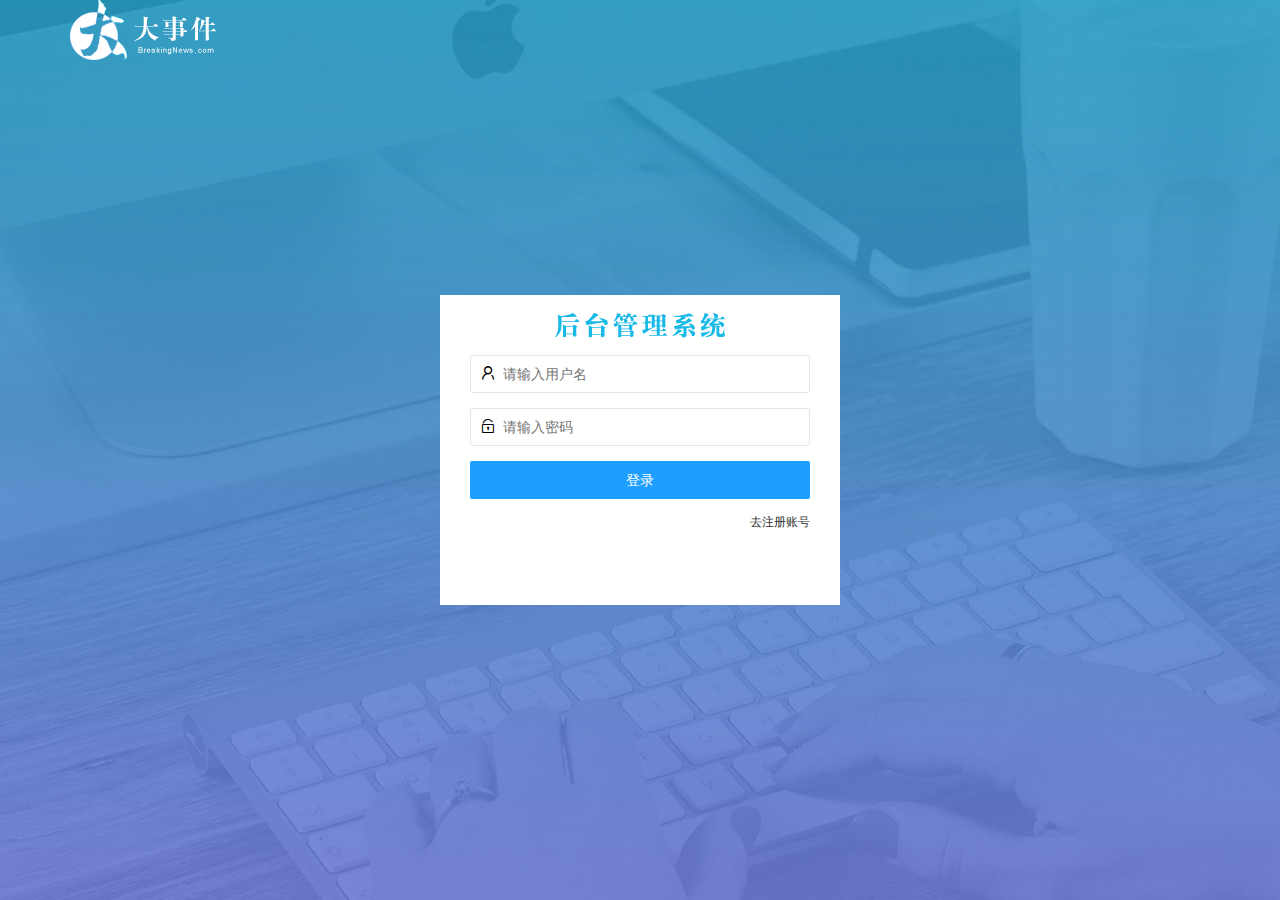
<file: login.html>
<!DOCTYPE html>
<html lang="en">

<head>
    <meta charset="UTF-8" />
    <meta http-equiv="X-UA-Compatible" content="IE=edge" />
    <meta name="viewport" content="width=device-width, initial-scale=1.0" />
    <title>大事件-登录</title>
    <!-- 导入 LayUI 样式 -->
    <link rel="stylesheet" href="./assets/lib/layui/css/layui.css" />
    <!-- 导入自定义样式 -->
    <link rel="stylesheet" href="./assets/css/login.css" />
</head>

<body>
    <!-- 头部 logo 区域 -->
    <div class="layui-main">
        <img src="/assets/images/logo.png" alt="" />
    </div>

    <!-- 登录注册区域 -->
    <div class="loginAndRegBox">
        <!-- 登录标题 -->
        <div class="title-box"></div>
        <!-- 登录 -->
        <div class="login-box">
            <form class="layui-form" id="form_login">

                <!-- 用户名 -->
                <div class="layui-form-item">
                    <i class="layui-icon layui-icon-username"></i>
                    <input type="text" name="username" required lay-verify="required" placeholder="请输入用户名"
                        autocomplete="off" class="layui-input" />
                </div>

                <!-- 密码 -->
                <div class="layui-form-item">
                    <i class="layui-icon layui-icon-password"></i>
                    <input type="password" name="password" required lay-verify="required|pwd" placeholder="请输入密码"
                        autocomplete="off" class="layui-input" />
                </div>

                <!-- 登录按钮 -->
                <div class="layui-form-item">
                    <!-- 注意：表单提交按钮和普通按钮的区别，就是 lay-submit 属性 -->
                    <button class="layui-btn layui-btn-normal layui-btn-fluid" lay-submit>
                        登录
                    </button>
                </div>
                <div class="layui-form-item link">
                    <a href="javascript:;" id="link_reg">去注册账号</a>
                </div>
            </form>
        </div>
        <!-- 注册 -->
        <div class="reg-box">
            <form class="layui-form" id="form_reg">
                <!-- 用户名 -->
                <div class="layui-form-item">
                    <i class="layui-icon layui-icon-username"></i>
                    <input type="text" name="username" required lay-verify="required" placeholder="请输入用户名"
                        autocomplete="off" class="layui-input" />
                </div>

                <!-- 密码 -->
                <div class="layui-form-item">
                    <i class="layui-icon layui-icon-password"></i>
                    <input type="password" name="password" required lay-verify="required|pwd" placeholder="请输入密码"
                        autocomplete="off" class="layui-input" />
                </div>

                <!-- 确认密码 -->
                <div class="layui-form-item">
                    <i class="layui-icon layui-icon-password"></i>
                    <input type="password" name="repassword" required lay-verify="required|repwd|password"
                        placeholder="再次确认密码" autocomplete="off" class="layui-input" />
                </div>

                <!-- 注册按钮 -->
                <div class="layui-form-item">
                    <!-- 注意：表单提交按钮和普通按钮的区别，就是 lay-submit 属性 -->
                    <button class="layui-btn layui-btn-normal layui-btn-fluid" lay-submit>
                        注册
                    </button>
                </div>
                <div class="layui-form-item link">
                    <a href="javascript:;" id="link_login">去登录</a>
                </div>
            </form>
        </div>
    </div>
</body>
<!-- 引入 jquery 文件 -->
<script src="./assets/lib/jquery.js"></script>
<!-- 引入 layui 文件 -->
<script src="./assets/lib/layui/layui.all.js"></script>
<!-- beseAPI -->
<script src="/assets/js/baseAPI.js"></script>
<!-- 引入自己的 js 文件 -->
<script src="./assets/js/login.js"></script>

</html>
</file>
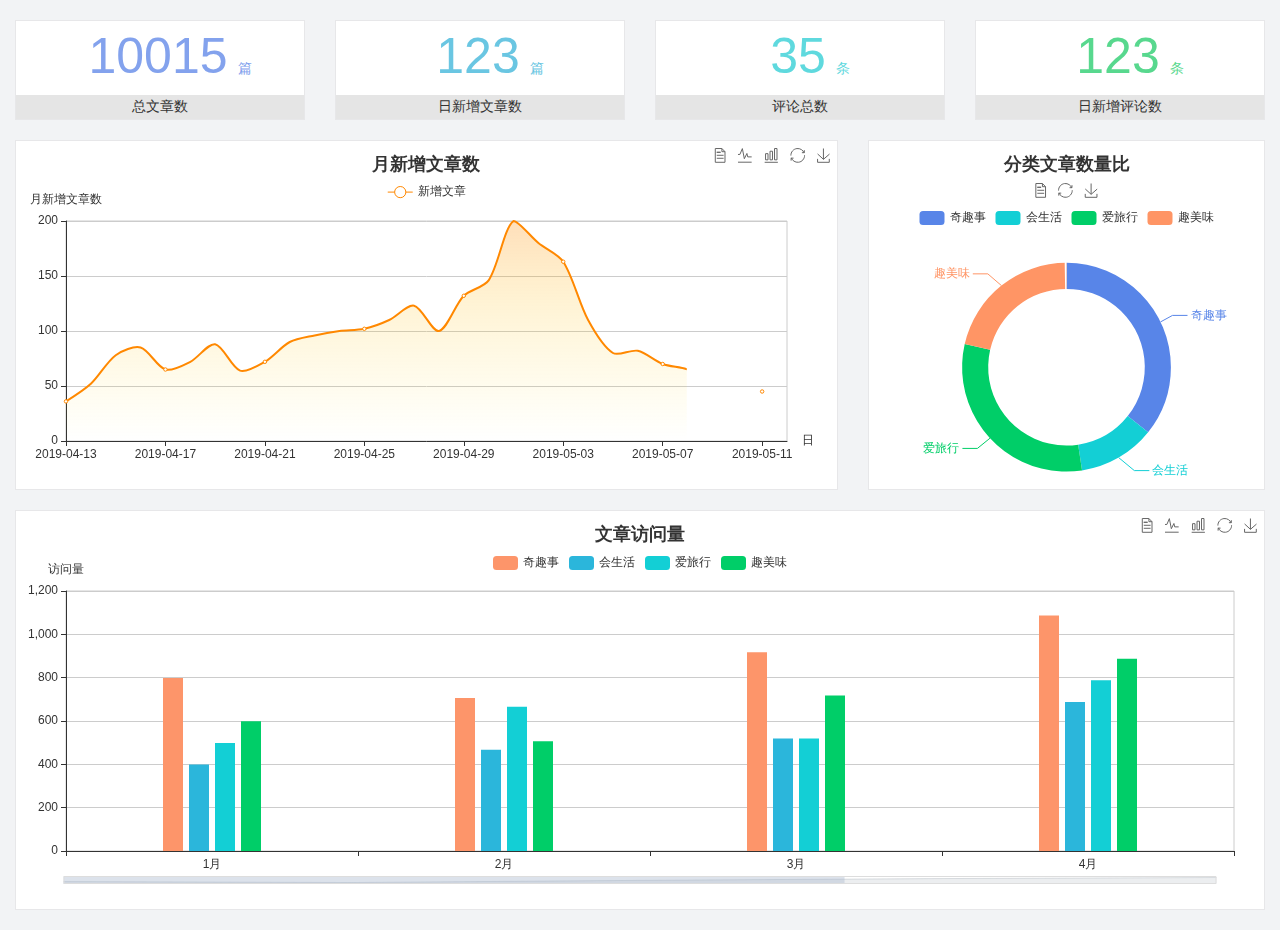
<file: home/dashboard.html>
<!DOCTYPE html>
<html lang="en">

<head>
  <meta charset="UTF-8">
  <meta name="viewport" content="width=device-width, initial-scale=1.0">
  <meta http-equiv="X-UA-Compatible" content="ie=edge">
  <title>图表统计</title>
  <link rel="stylesheet" href="../../assets/lib/bootstrap.css" />
  <link rel="stylesheet" href="../../assets/lib/main.css" />
  <script src="../../assets/lib/jquery.js"></script>
  <script type="text/javascript" src="../../assets/lib/echarts.min.js"></script>
</head>

<body>
  <div class="container-fluid">
    <div class="row spannel_list">
      <div class="col-sm-3 col-xs-6">
        <div class="spannel">
          <em>10015</em><span>篇</span>
          <b>总文章数</b>
        </div>
      </div>
      <div class="col-sm-3 col-xs-6">
        <div class="spannel scolor01">
          <em>123</em><span>篇</span>
          <b>日新增文章数</b>
        </div>
      </div>
      <div class="col-sm-3 col-xs-6">
        <div class="spannel scolor02">
          <em>35</em><span>条</span>
          <b>评论总数</b>
        </div>
      </div>
      <div class="col-sm-3 col-xs-6">
        <div class="spannel scolor03">
          <em>123</em><span>条</span>
          <b>日新增评论数</b>
        </div>
      </div>
    </div>
  </div>

  <div class="container-fluid">
    <div class="row curve-pie">
      <div class="col-lg-8 col-md-8">
        <div class="gragh_pannel" id="curve_show"></div>
      </div>
      <div class="col-lg-4 col-md-4">
        <div class="gragh_pannel" id="pie_show"></div>
      </div>
    </div>
  </div>

  <div class="container-fluid">
    <div class="column_pannel" id="column_show"></div>
  </div>

  <script>
    var oChart = echarts.init(document.getElementById('curve_show'));
    var aList_all = [
      { 'count': 36, 'date': '2019-04-13' },
      { 'count': 52, 'date': '2019-04-14' },
      { 'count': 78, 'date': '2019-04-15' },
      { 'count': 85, 'date': '2019-04-16' },
      { 'count': 65, 'date': '2019-04-17' },
      { 'count': 72, 'date': '2019-04-18' },
      { 'count': 88, 'date': '2019-04-19' },
      { 'count': 64, 'date': '2019-04-20' },
      { 'count': 72, 'date': '2019-04-21' },
      { 'count': 90, 'date': '2019-04-22' },
      { 'count': 96, 'date': '2019-04-23' },
      { 'count': 100, 'date': '2019-04-24' },
      { 'count': 102, 'date': '2019-04-25' },
      { 'count': 110, 'date': '2019-04-26' },
      { 'count': 123, 'date': '2019-04-27' },
      { 'count': 100, 'date': '2019-04-28' },
      { 'count': 132, 'date': '2019-04-29' },
      { 'count': 146, 'date': '2019-04-30' },
      { 'count': 200, 'date': '2019-05-01' },
      { 'count': 180, 'date': '2019-05-02' },
      { 'count': 163, 'date': '2019-05-03' },
      { 'count': 110, 'date': '2019-05-04' },
      { 'count': 80, 'date': '2019-05-05' },
      { 'count': 82, 'date': '2019-05-06' },
      { 'count': 70, 'date': '2019-05-07' },
      { 'count': 65, 'date': '2019-05-08' },
      { 'count': 54, 'date': '2019-05-09' },
      { 'count': 40, 'date': '2019-05-10' },
      { 'count': 45, 'date': '2019-05-11' },
      { 'count': 38, 'date': '2019-05-12' },
    ];

    let aCount = [];
    let aDate = [];

    for (var i = 0; i < aList_all.length; i++) {
      aCount.push(aList_all[i].count);
      aDate.push(aList_all[i].date);
    }

    var chartopt = {
      title: {
        text: '月新增文章数',
        left: 'center',
        top: '10'
      },
      tooltip: {
        trigger: 'axis'
      },
      legend: {
        data: ['新增文章'],
        top: '40'
      },
      toolbox: {
        show: true,
        feature: {
          mark: { show: true },
          dataView: { show: true, readOnly: false },
          magicType: { show: true, type: ['line', 'bar'] },
          restore: { show: true },
          saveAsImage: { show: true }
        }
      },
      calculable: true,
      xAxis: [
        {
          name: '日',
          type: 'category',
          boundaryGap: false,
          data: aDate
        }
      ],
      yAxis: [
        {
          name: '月新增文章数',
          type: 'value'
        }
      ],
      series: [
        {
          name: '新增文章',
          type: 'line',
          smooth: true,
          itemStyle: { normal: { areaStyle: { type: 'default' }, color: '#f80' }, lineStyle: { color: '#f80' } },
          data: aCount
        }],
      areaStyle: {
        normal: {
          color: new echarts.graphic.LinearGradient(0, 0, 0, 1, [{
            offset: 0,
            color: 'rgba(255,136,0,0.39)'
          }, {
            offset: .34,
            color: 'rgba(255,180,0,0.25)'
          }, {
            offset: 1,
            color: 'rgba(255,222,0,0.00)'
          }])

        }
      },
      grid: {
        show: true,
        x: 50,
        x2: 50,
        y: 80,
        height: 220
      }
    };

    oChart.setOption(chartopt);


    var oPie = echarts.init(document.getElementById('pie_show'));
    var oPieopt =
    {
      title: {
        top: 10,
        text: '分类文章数量比',
        x: 'center'
      },
      tooltip: {
        trigger: 'item',
        formatter: "{a} <br/>{b} : {c} ({d}%)"
      },
      color: ['#5885e8', '#13cfd5', '#00ce68', '#ff9565'],
      legend: {
        x: 'center',
        top: 65,
        data: ['奇趣事', '会生活', '爱旅行', '趣美味']
      },
      toolbox: {
        show: true,
        x: 'center',
        top: 35,
        feature: {
          mark: { show: true },
          dataView: { show: true, readOnly: false },
          magicType: {
            show: true,
            type: ['pie', 'funnel'],
            option: {
              funnel: {
                x: '25%',
                width: '50%',
                funnelAlign: 'left',
                max: 1548
              }
            }
          },
          restore: { show: true },
          saveAsImage: { show: true }
        }
      },
      calculable: true,
      series: [
        {
          name: '访问来源',
          type: 'pie',
          radius: ['45%', '60%'],
          center: ['50%', '65%'],
          data: [
            { value: 300, name: '奇趣事' },
            { value: 100, name: '会生活' },
            { value: 260, name: '爱旅行' },
            { value: 180, name: '趣美味' }
          ]
        }
      ]
    };
    oPie.setOption(oPieopt);



    var oColumn = this.echarts.init(document.getElementById('column_show'));
    var oColumnopt =
    {
      title: {
        text: '文章访问量',
        left: 'center',
        top: '10'
      },
      tooltip: {
        trigger: 'axis'
      },
      legend: {
        data: ['奇趣事', '会生活', '爱旅行', '趣美味'],
        top: '40'
      },
      toolbox: {
        show: true,
        feature: {
          mark: { show: true },
          dataView: { show: true, readOnly: false },
          magicType: { show: true, type: ['line', 'bar'] },
          restore: { show: true },
          saveAsImage: { show: true }
        }
      },
      calculable: true,
      xAxis: [
        {
          type: 'category',
          data: ['1月', '2月', '3月', '4月', '5月']
        }
      ],
      yAxis: [
        {
          name: '访问量',
          type: 'value'
        }
      ],
      series: [
        {
          name: '奇趣事',
          type: 'bar',
          barWidth: 20,
          itemStyle: {
            normal: { areaStyle: { type: 'default' }, color: '#fd956a' }
          },
          data: [800, 708, 920, 1090, 1200]
        },
        {
          name: '会生活',
          type: 'bar',
          barWidth: 20,
          itemStyle: {
            normal: { areaStyle: { type: 'default' }, color: '#2bb6db' }
          },
          data: [400, 468, 520, 690, 800]
        },
        {
          name: '爱旅行',
          type: 'bar',
          barWidth: 20,
          itemStyle: {
            normal: { areaStyle: { type: 'default' }, color: '#13cfd5' }
          },
          data: [500, 668, 520, 790, 900]
        },
        {
          name: '趣美味',
          type: 'bar',
          barWidth: 20,
          itemStyle: {
            normal: { areaStyle: { type: 'default' }, color: '#00ce68' }
          },
          data: [600, 508, 720, 890, 1000]
        }
      ],
      grid: {
        show: true,
        x: 50,
        x2: 30,
        y: 80,
        height: 260
      },
      dataZoom: [//给x轴设置滚动条
        {
          start: 0,//默认为0
          end: 100 - 1000 / 31,//默认为100
          type: 'slider',
          show: true,
          xAxisIndex: [0],
          handleSize: 0,//滑动条的 左右2个滑动条的大小
          height: 8,//组件高度
          left: 45, //左边的距离
          right: 50,//右边的距离
          bottom: 26,//右边的距离
          handleColor: '#ddd',//h滑动图标的颜色
          handleStyle: {
            borderColor: "#cacaca",
            borderWidth: "1",
            shadowBlur: 2,
            background: "#ddd",
            shadowColor: "#ddd",
          }
        }]
    };
    oColumn.setOption(oColumnopt);
  </script>
</body>

</html>
</file>
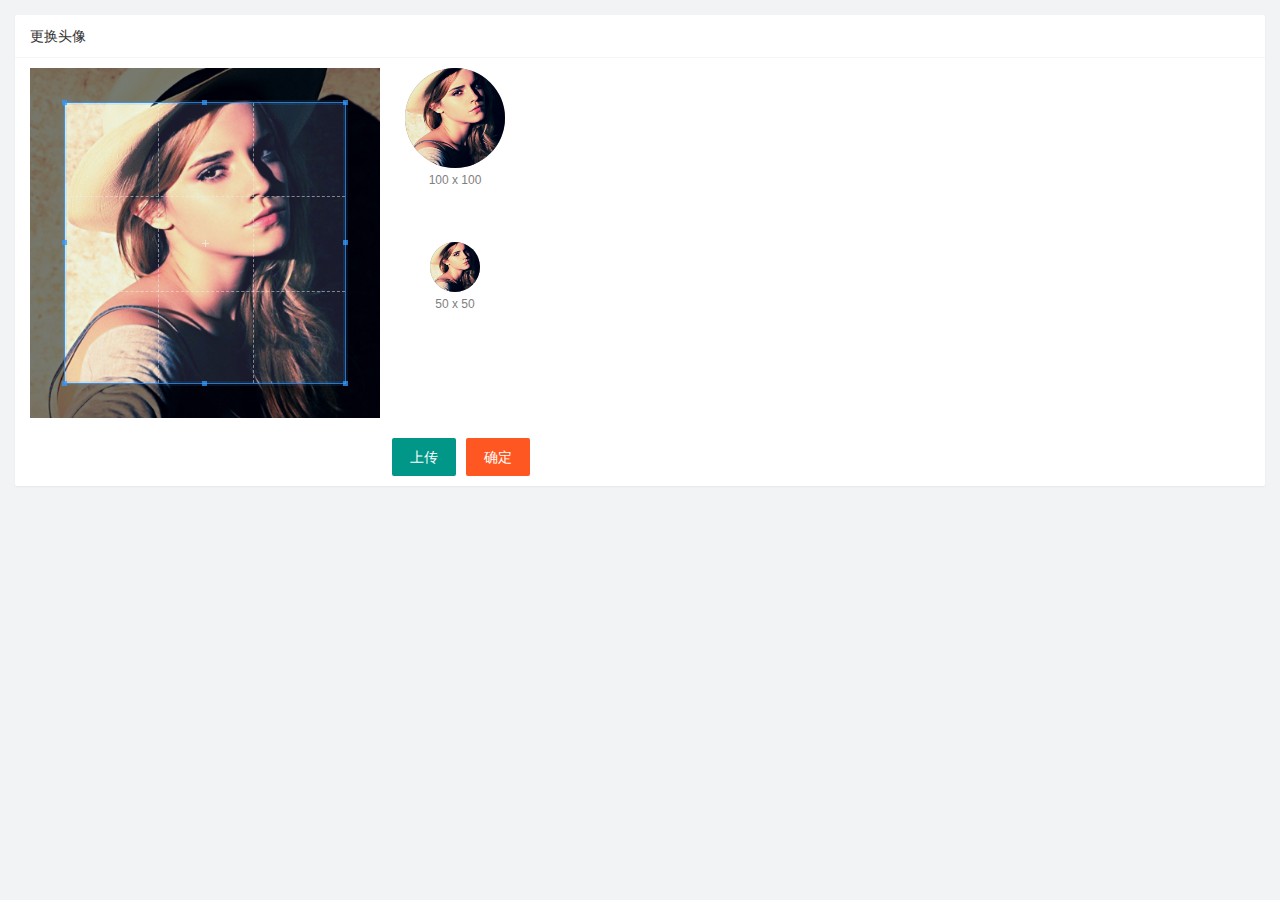
<file: user/user_avatar.html>
<!DOCTYPE html>
<html lang="en">

<head>
    <meta charset="UTF-8" />
    <meta http-equiv="X-UA-Compatible" content="IE=edge" />
    <meta name="viewport" content="width=device-width, initial-scale=1.0" />
    <title>Document</title>
    <link rel="stylesheet" href="/assets/lib/layui/css/layui.css" />
    <link rel="stylesheet" href="/assets/lib/cropper/cropper.css">
    <link rel="stylesheet" href="/assets/css/user/user_avatar.css" />
</head>

<body>
    <div class="layui-card">
        <div class="layui-card-header">更换头像</div>
        <div class="layui-card-body">
            <!-- 第一行的图片裁剪和预览区域 -->
            <div class="row1">
                <!-- 图片裁剪区域 -->
                <div class="cropper-box">
                    <!-- 这个 img 标签很重要，将来会把它初始化为裁剪区域 -->
                    <img id="image" src="/assets/images/sample.jpg" />
                </div>
                <!-- 图片的预览区域 -->
                <div class="preview-box">
                    <div>
                        <!-- 宽高为 100px 的预览区域 -->
                        <div class="img-preview w100"></div>
                        <p class="size">100 x 100</p>
                    </div>
                    <div>
                        <!-- 宽高为 50px 的预览区域 -->
                        <div class="img-preview w50"></div>
                        <p class="size">50 x 50</p>
                    </div>
                </div>
            </div>
            <!-- 第二行的按钮区域 -->
            <div class="row2">
                <input type="file" id="file" accept="image/png,image/jpeg" />
                <button type="button" class="layui-btn" id="btnChooseImage">上传</button>
                <button type="button" class="layui-btn layui-btn-danger" id="btnSure">确定</button>
            </div>
        </div>
    </div>
</body>
<script src="/assets/lib/layui/layui.all.js"></script>
<script src="/assets/lib/jquery.js"></script>
<script src="/assets/lib/cropper/Cropper.js"></script>
<script src="/assets/lib/cropper/jquery-cropper.js"></script>
<script src="/assets/js/baseAPI.js"></script>
<script src="/assets/js/user/user_avatar.js"></script>

</html>
</file>
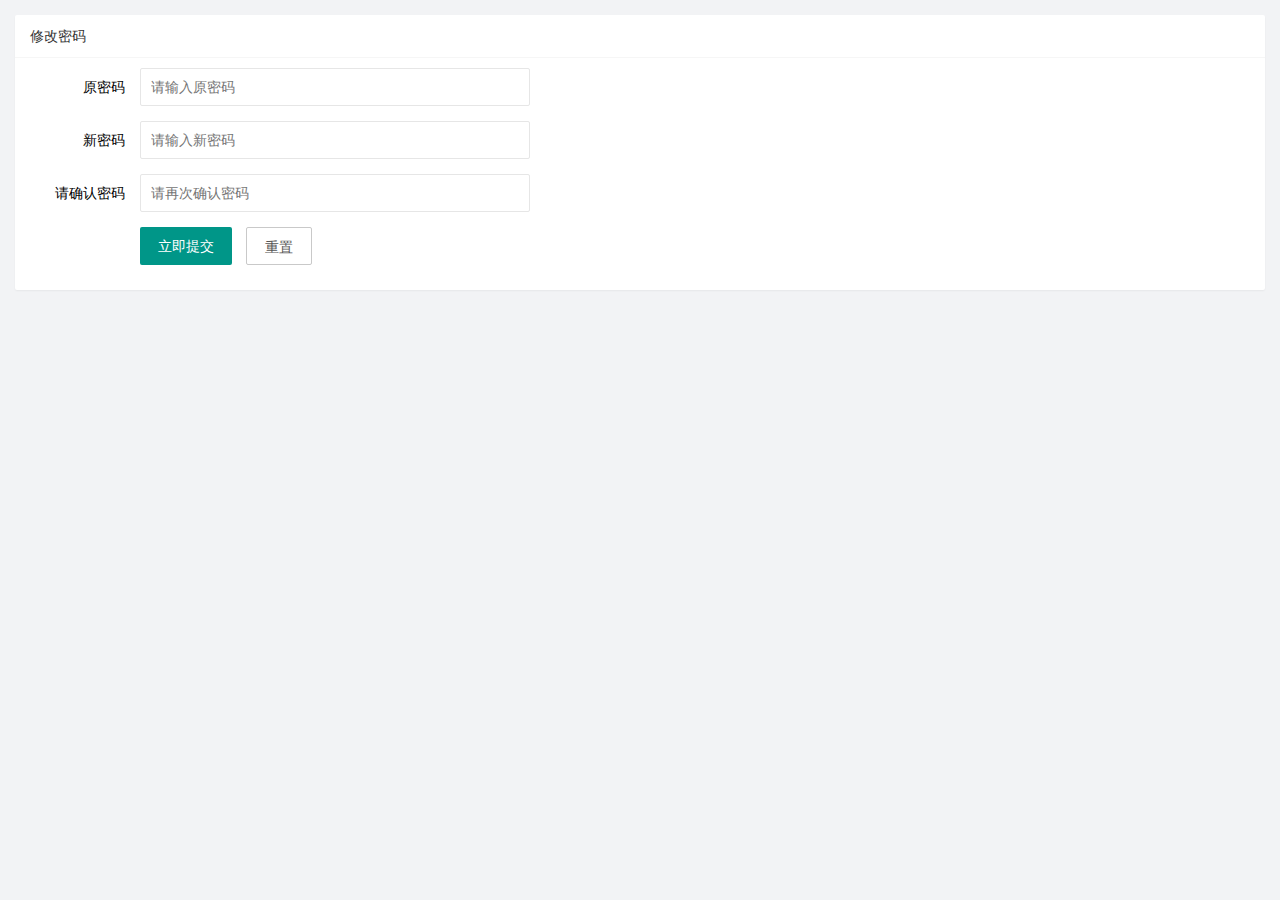
<file: user/user_pwd.html>
<!DOCTYPE html>
<html lang="en">

<head>
    <meta charset="UTF-8" />
    <meta http-equiv="X-UA-Compatible" content="IE=edge" />
    <meta name="viewport" content="width=device-width, initial-scale=1.0" />
    <title>Document</title>
    <link rel="stylesheet" href="/assets/lib/layui/css/layui.css" />
    <link rel="stylesheet" href="/assets/css/user/user_pwd.css">
</head>

<body>
    <div class="layui-card">
        <div class="layui-card-header">修改密码</div>
        <div class="layui-card-body">
            <form class="layui-form" action="">
                <div class="layui-form-item">
                    <label class="layui-form-label">原密码</label>
                    <div class="layui-input-block">
                        <input type="password" name="oldPwd" required lay-verify="required|pwd" placeholder="请输入原密码"
                            autocomplete="off" class="layui-input" />
                    </div>
                </div>
                <div class="layui-form-item">
                    <label class="layui-form-label">新密码</label>
                    <div class="layui-input-block">
                        <input type="password" name="newPwd" required lay-verify="required|pwd|newPwd"
                            placeholder="请输入新密码" autocomplete="off" class="layui-input" />
                    </div>
                </div>
                <div class="layui-form-item">
                    <label class="layui-form-label">请确认密码</label>
                    <div class="layui-input-block">
                        <input type="password" name="rePwd" required lay-verify="required|pwd|rePwd"
                            placeholder="请再次确认密码" autocomplete="off" class="layui-input" />
                    </div>
                </div>
                <div class="layui-form-item">
                    <div class="layui-input-block">
                        <button class="layui-btn" lay-submit lay-filter="formDemo" id="submit">
                            立即提交
                        </button>
                        <button type="reset" class="layui-btn layui-btn-primary">
                            重置
                        </button>
                    </div>
                </div>
            </form>
        </div>
    </div>
</body>
<script src="/assets/lib/layui/layui.all.js"></script>
<script src="/assets/lib/jquery.js"></script>
<script src="/assets/js/baseAPI.js"></script>
<script src="/assets/js/user/user_pwd.js"></script>

</html>
</file>
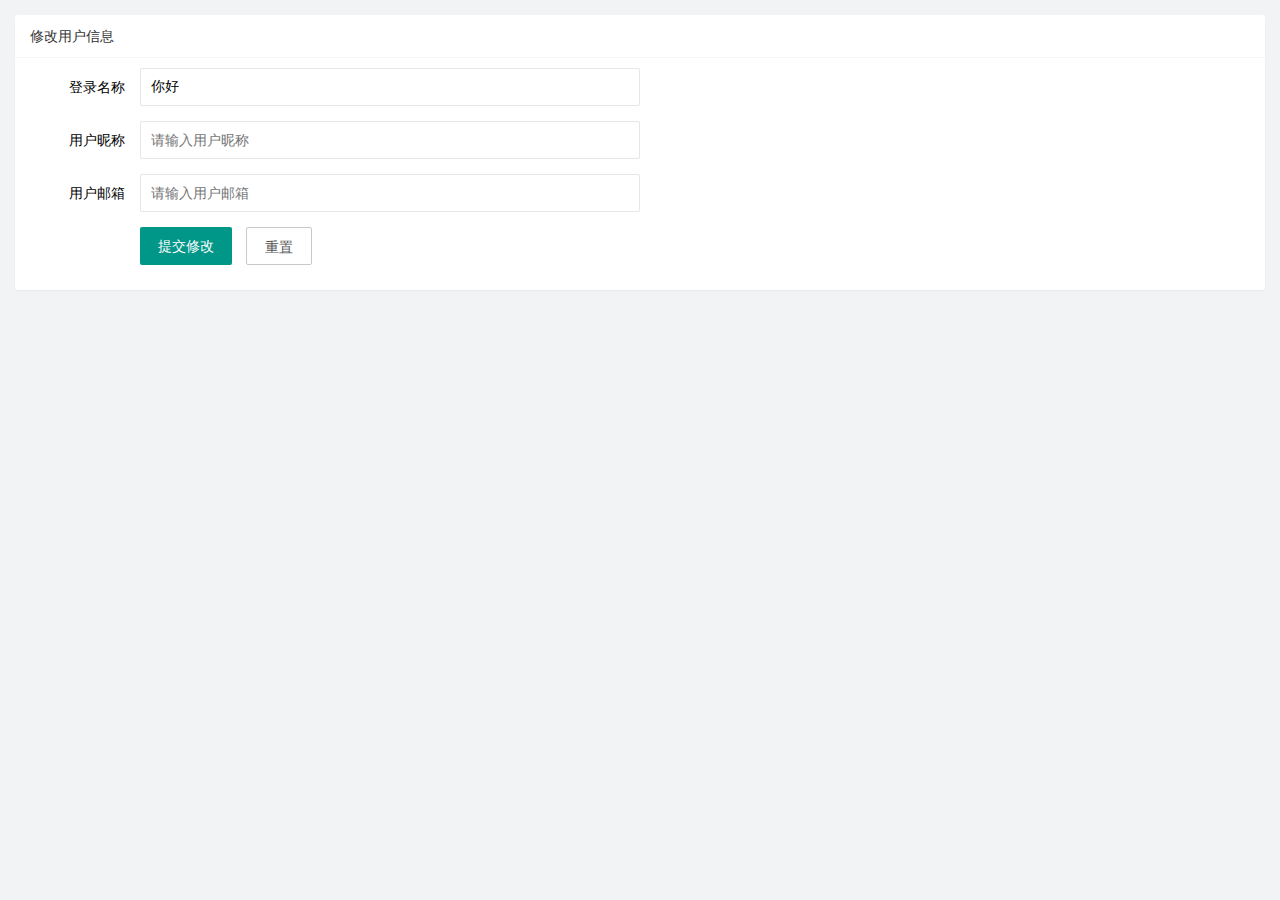
<file: user/uset_info.html>
<!DOCTYPE html>
<html lang="en">

<head>
    <meta charset="UTF-8" />
    <meta http-equiv="X-UA-Compatible" content="IE=edge" />
    <meta name="viewport" content="width=device-width, initial-scale=1.0" />
    <title>Document</title>
    <link rel="stylesheet" href="/assets/lib/layui/css/layui.css">
    <!-- <link rel="stylesheet" href="/assets/css/user/user_info.css" /> -->
    <link rel="stylesheet" href="/assets/css/user/user.info.css">
</head>

<body>
    <div class="layui-card">
        <div class="layui-card-header">修改用户信息</div>
        <div class="layui-card-body">
            <!-- form 表单 -->
            <form class="layui-form" lay-filter="formTest">
                <input type="hidden" name="id">
                <div class="layui-form-item">
                    <label class="layui-form-label">登录名称</label>
                    <div class="layui-input-block">
                        <input type="text" name="username" required readonly lay-verify="required" placeholder="请输入登录名称"
                            autocomplete="off" class="layui-input" value="你好" />
                    </div>
                </div>
                <div class="layui-form-item">
                    <label class="layui-form-label">用户昵称</label>
                    <div class="layui-input-block">
                        <input type="text" name="nickname" required lay-verify="required|userName" placeholder="请输入用户昵称"
                            autocomplete="off" class="layui-input" />
                    </div>
                </div>
                <div class="layui-form-item">
                    <label class="layui-form-label">用户邮箱</label>
                    <div class="layui-input-block">
                        <input type="text" name="email" required lay-verify="required|email" placeholder="请输入用户邮箱"
                            autocomplete="off" class="layui-input" />
                    </div>
                </div>
                <div class="layui-form-item">
                    <div class="layui-input-block">
                        <button class="layui-btn" lay-submit lay-filter="formDemo" id="confirm">提交修改</button>
                        <button type="reset" class="layui-btn layui-btn-primary" id="btnReset">重置</button>
                    </div>
                </div>
            </form>
        </div>
    </div>
</body>
<script src="/assets/lib/layui/layui.all.js"></script>
<script src="/assets/lib/jquery.js"></script>
<script src="/assets/js/baseAPI.js"></script>
<script src="/assets/js/user/user_info.js"></script>

</html>
</file>
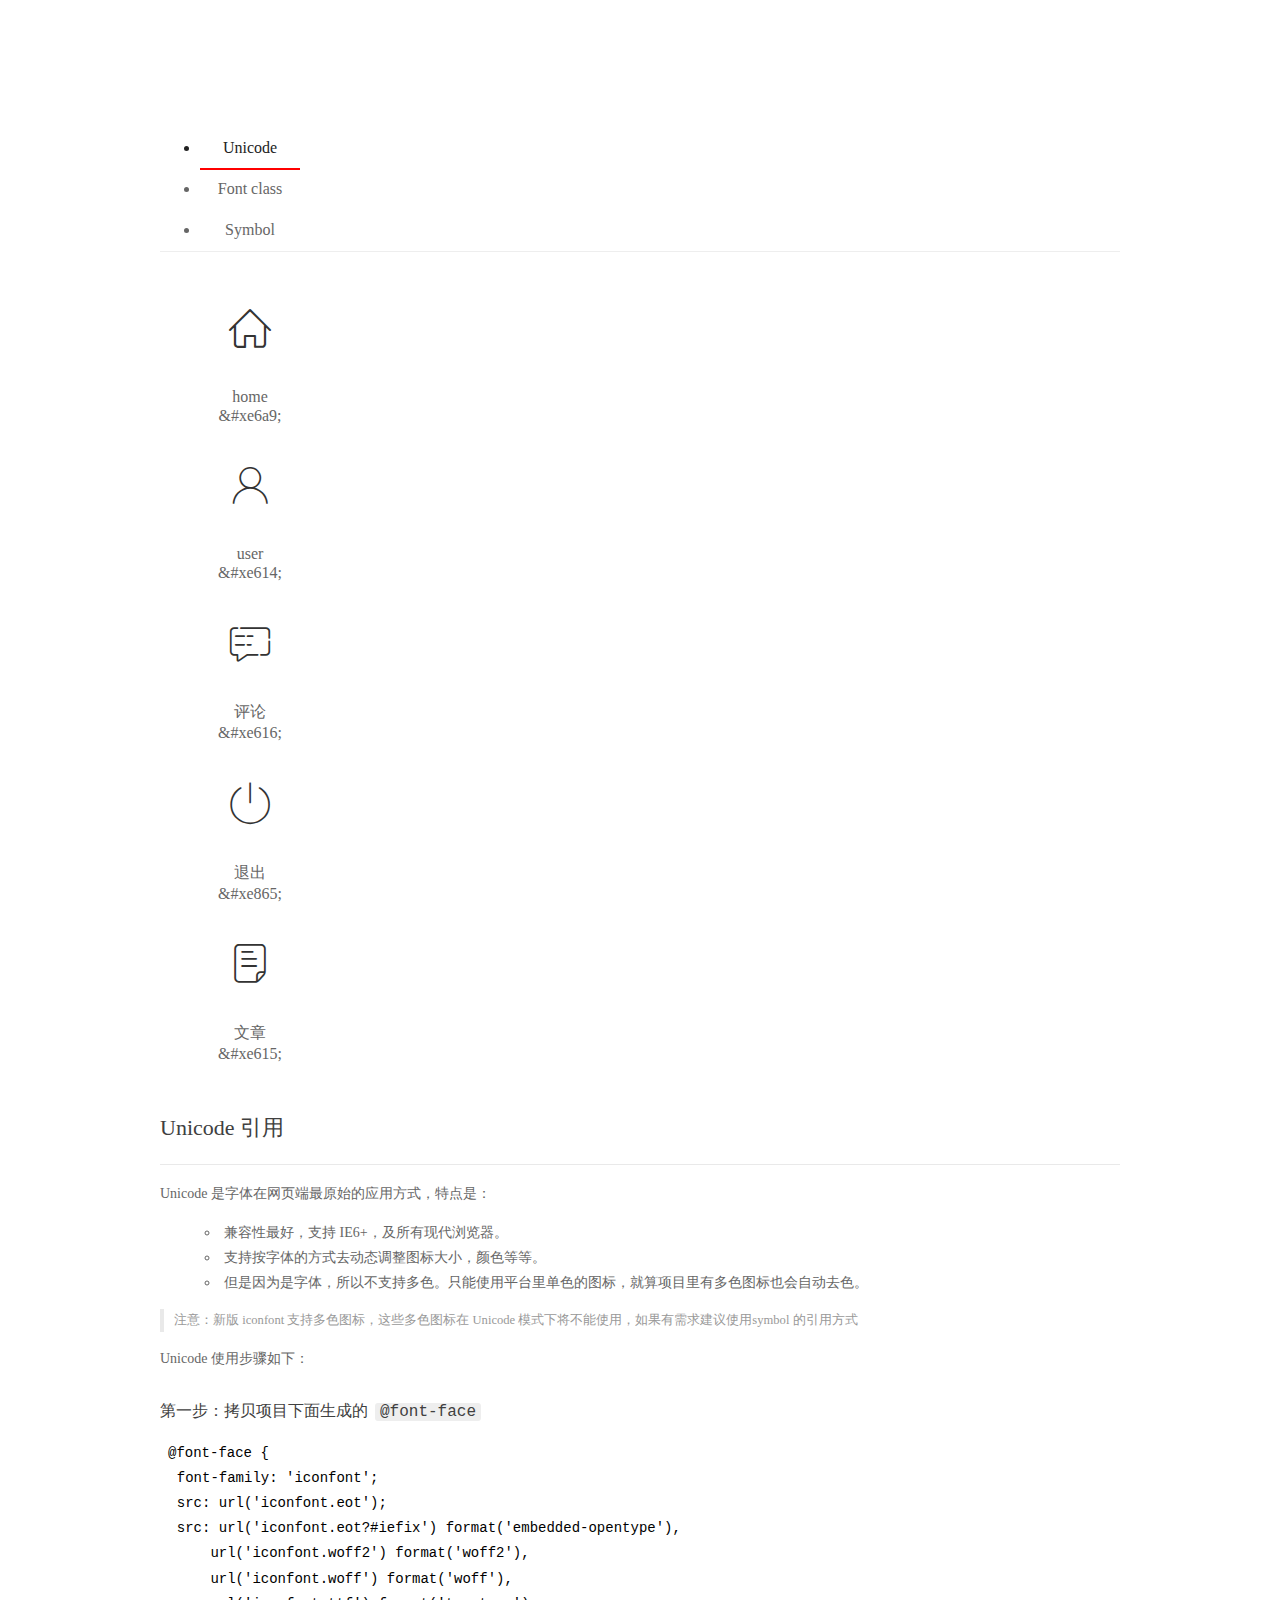
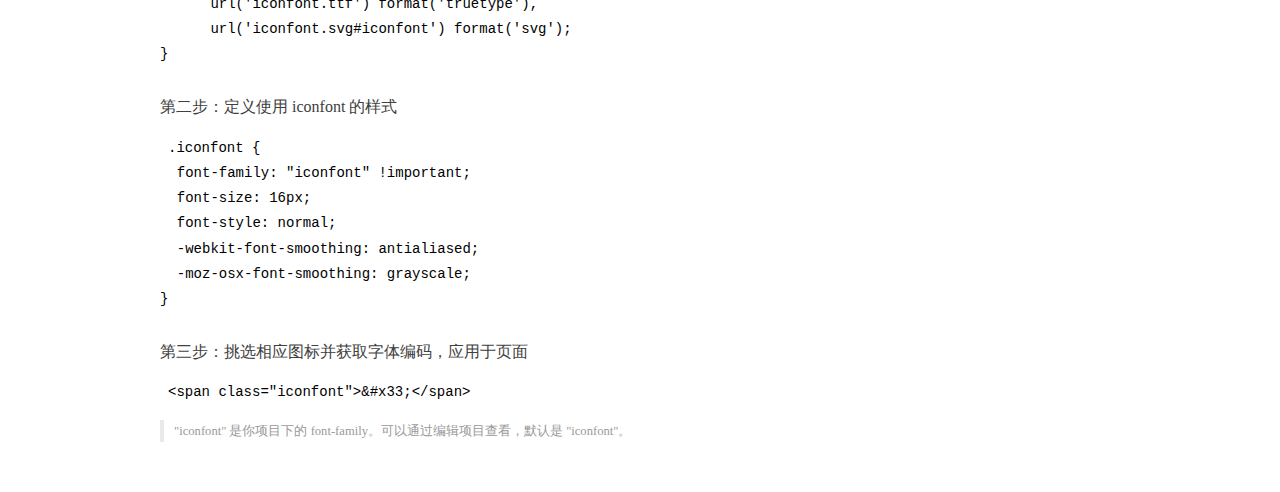
<file: assets/fonts/demo_index.html>
<!DOCTYPE html>
<html>
<head>
  <meta charset="utf-8"/>
  <title>IconFont Demo</title>
  <link rel="shortcut icon" href="https://gtms04.alicdn.com/tps/i4/TB1_oz6GVXXXXaFXpXXJDFnIXXX-64-64.ico" type="image/x-icon"/>
  <link rel="stylesheet" href="https://g.alicdn.com/thx/cube/1.3.2/cube.min.css">
  <link rel="stylesheet" href="demo.css">
  <link rel="stylesheet" href="iconfont.css">
  <script src="iconfont.js"></script>
  <!-- jQuery -->
  <script src="https://a1.alicdn.com/oss/uploads/2018/12/26/7bfddb60-08e8-11e9-9b04-53e73bb6408b.js"></script>
  <!-- 代码高亮 -->
  <script src="https://a1.alicdn.com/oss/uploads/2018/12/26/a3f714d0-08e6-11e9-8a15-ebf944d7534c.js"></script>
</head>
<body>
  <div class="main">
    <h1 class="logo"><a href="https://www.iconfont.cn/" title="iconfont 首页" target="_blank">&#xe86b;</a></h1>
    <div class="nav-tabs">
      <ul id="tabs" class="dib-box">
        <li class="dib active"><span>Unicode</span></li>
        <li class="dib"><span>Font class</span></li>
        <li class="dib"><span>Symbol</span></li>
      </ul>
      
    </div>
    <div class="tab-container">
      <div class="content unicode" style="display: block;">
          <ul class="icon_lists dib-box">
          
            <li class="dib">
              <span class="icon iconfont">&#xe6a9;</span>
                <div class="name">home</div>
                <div class="code-name">&amp;#xe6a9;</div>
              </li>
          
            <li class="dib">
              <span class="icon iconfont">&#xe614;</span>
                <div class="name">user</div>
                <div class="code-name">&amp;#xe614;</div>
              </li>
          
            <li class="dib">
              <span class="icon iconfont">&#xe616;</span>
                <div class="name">评论</div>
                <div class="code-name">&amp;#xe616;</div>
              </li>
          
            <li class="dib">
              <span class="icon iconfont">&#xe865;</span>
                <div class="name">退出</div>
                <div class="code-name">&amp;#xe865;</div>
              </li>
          
            <li class="dib">
              <span class="icon iconfont">&#xe615;</span>
                <div class="name">文章</div>
                <div class="code-name">&amp;#xe615;</div>
              </li>
          
          </ul>
          <div class="article markdown">
          <h2 id="unicode-">Unicode 引用</h2>
          <hr>

          <p>Unicode 是字体在网页端最原始的应用方式，特点是：</p>
          <ul>
            <li>兼容性最好，支持 IE6+，及所有现代浏览器。</li>
            <li>支持按字体的方式去动态调整图标大小，颜色等等。</li>
            <li>但是因为是字体，所以不支持多色。只能使用平台里单色的图标，就算项目里有多色图标也会自动去色。</li>
          </ul>
          <blockquote>
            <p>注意：新版 iconfont 支持多色图标，这些多色图标在 Unicode 模式下将不能使用，如果有需求建议使用symbol 的引用方式</p>
          </blockquote>
          <p>Unicode 使用步骤如下：</p>
          <h3 id="-font-face">第一步：拷贝项目下面生成的 <code>@font-face</code></h3>
<pre><code class="language-css"
>@font-face {
  font-family: 'iconfont';
  src: url('iconfont.eot');
  src: url('iconfont.eot?#iefix') format('embedded-opentype'),
      url('iconfont.woff2') format('woff2'),
      url('iconfont.woff') format('woff'),
      url('iconfont.ttf') format('truetype'),
      url('iconfont.svg#iconfont') format('svg');
}
</code></pre>
          <h3 id="-iconfont-">第二步：定义使用 iconfont 的样式</h3>
<pre><code class="language-css"
>.iconfont {
  font-family: "iconfont" !important;
  font-size: 16px;
  font-style: normal;
  -webkit-font-smoothing: antialiased;
  -moz-osx-font-smoothing: grayscale;
}
</code></pre>
          <h3 id="-">第三步：挑选相应图标并获取字体编码，应用于页面</h3>
<pre>
<code class="language-html"
>&lt;span class="iconfont"&gt;&amp;#x33;&lt;/span&gt;
</code></pre>
          <blockquote>
            <p>"iconfont" 是你项目下的 font-family。可以通过编辑项目查看，默认是 "iconfont"。</p>
          </blockquote>
          </div>
      </div>
      <div class="content font-class">
        <ul class="icon_lists dib-box">
          
          <li class="dib">
            <span class="icon iconfont icon-home"></span>
            <div class="name">
              home
            </div>
            <div class="code-name">.icon-home
            </div>
          </li>
          
          <li class="dib">
            <span class="icon iconfont icon-user"></span>
            <div class="name">
              user
            </div>
            <div class="code-name">.icon-user
            </div>
          </li>
          
          <li class="dib">
            <span class="icon iconfont icon-pinglun"></span>
            <div class="name">
              评论
            </div>
            <div class="code-name">.icon-pinglun
            </div>
          </li>
          
          <li class="dib">
            <span class="icon iconfont icon-tuichu"></span>
            <div class="name">
              退出
            </div>
            <div class="code-name">.icon-tuichu
            </div>
          </li>
          
          <li class="dib">
            <span class="icon iconfont icon-16"></span>
            <div class="name">
              文章
            </div>
            <div class="code-name">.icon-16
            </div>
          </li>
          
        </ul>
        <div class="article markdown">
        <h2 id="font-class-">font-class 引用</h2>
        <hr>

        <p>font-class 是 Unicode 使用方式的一种变种，主要是解决 Unicode 书写不直观，语意不明确的问题。</p>
        <p>与 Unicode 使用方式相比，具有如下特点：</p>
        <ul>
          <li>兼容性良好，支持 IE8+，及所有现代浏览器。</li>
          <li>相比于 Unicode 语意明确，书写更直观。可以很容易分辨这个 icon 是什么。</li>
          <li>因为使用 class 来定义图标，所以当要替换图标时，只需要修改 class 里面的 Unicode 引用。</li>
          <li>不过因为本质上还是使用的字体，所以多色图标还是不支持的。</li>
        </ul>
        <p>使用步骤如下：</p>
        <h3 id="-fontclass-">第一步：引入项目下面生成的 fontclass 代码：</h3>
<pre><code class="language-html">&lt;link rel="stylesheet" href="./iconfont.css"&gt;
</code></pre>
        <h3 id="-">第二步：挑选相应图标并获取类名，应用于页面：</h3>
<pre><code class="language-html">&lt;span class="iconfont icon-xxx"&gt;&lt;/span&gt;
</code></pre>
        <blockquote>
          <p>"
            iconfont" 是你项目下的 font-family。可以通过编辑项目查看，默认是 "iconfont"。</p>
        </blockquote>
      </div>
      </div>
      <div class="content symbol">
          <ul class="icon_lists dib-box">
          
            <li class="dib">
                <svg class="icon svg-icon" aria-hidden="true">
                  <use xlink:href="#icon-home"></use>
                </svg>
                <div class="name">home</div>
                <div class="code-name">#icon-home</div>
            </li>
          
            <li class="dib">
                <svg class="icon svg-icon" aria-hidden="true">
                  <use xlink:href="#icon-user"></use>
                </svg>
                <div class="name">user</div>
                <div class="code-name">#icon-user</div>
            </li>
          
            <li class="dib">
                <svg class="icon svg-icon" aria-hidden="true">
                  <use xlink:href="#icon-pinglun"></use>
                </svg>
                <div class="name">评论</div>
                <div class="code-name">#icon-pinglun</div>
            </li>
          
            <li class="dib">
                <svg class="icon svg-icon" aria-hidden="true">
                  <use xlink:href="#icon-tuichu"></use>
                </svg>
                <div class="name">退出</div>
                <div class="code-name">#icon-tuichu</div>
            </li>
          
            <li class="dib">
                <svg class="icon svg-icon" aria-hidden="true">
                  <use xlink:href="#icon-16"></use>
                </svg>
                <div class="name">文章</div>
                <div class="code-name">#icon-16</div>
            </li>
          
          </ul>
          <div class="article markdown">
          <h2 id="symbol-">Symbol 引用</h2>
          <hr>

          <p>这是一种全新的使用方式，应该说这才是未来的主流，也是平台目前推荐的用法。相关介绍可以参考这篇<a href="">文章</a>
            这种用法其实是做了一个 SVG 的集合，与另外两种相比具有如下特点：</p>
          <ul>
            <li>支持多色图标了，不再受单色限制。</li>
            <li>通过一些技巧，支持像字体那样，通过 <code>font-size</code>, <code>color</code> 来调整样式。</li>
            <li>兼容性较差，支持 IE9+，及现代浏览器。</li>
            <li>浏览器渲染 SVG 的性能一般，还不如 png。</li>
          </ul>
          <p>使用步骤如下：</p>
          <h3 id="-symbol-">第一步：引入项目下面生成的 symbol 代码：</h3>
<pre><code class="language-html">&lt;script src="./iconfont.js"&gt;&lt;/script&gt;
</code></pre>
          <h3 id="-css-">第二步：加入通用 CSS 代码（引入一次就行）：</h3>
<pre><code class="language-html">&lt;style&gt;
.icon {
  width: 1em;
  height: 1em;
  vertical-align: -0.15em;
  fill: currentColor;
  overflow: hidden;
}
&lt;/style&gt;
</code></pre>
          <h3 id="-">第三步：挑选相应图标并获取类名，应用于页面：</h3>
<pre><code class="language-html">&lt;svg class="icon" aria-hidden="true"&gt;
  &lt;use xlink:href="#icon-xxx"&gt;&lt;/use&gt;
&lt;/svg&gt;
</code></pre>
          </div>
      </div>

    </div>
  </div>
  <script>
  $(document).ready(function () {
      $('.tab-container .content:first').show()

      $('#tabs li').click(function (e) {
        var tabContent = $('.tab-container .content')
        var index = $(this).index()

        if ($(this).hasClass('active')) {
          return
        } else {
          $('#tabs li').removeClass('active')
          $(this).addClass('active')

          tabContent.hide().eq(index).fadeIn()
        }
      })
    })
  </script>
</body>
</html>
</file>
<file: assets/lib/layui/css/layui.css>
/** layui-v2.5.5 MIT License By https://www.layui.com */
 .layui-inline,img{display:inline-block;vertical-align:middle}h1,h2,h3,h4,h5,h6{font-weight:400}.layui-edge,.layui-header,.layui-inline,.layui-main{position:relative}.layui-body,.layui-edge,.layui-elip{overflow:hidden}.layui-btn,.layui-edge,.layui-inline,img{vertical-align:middle}.layui-btn,.layui-disabled,.layui-icon,.layui-unselect{-moz-user-select:none;-webkit-user-select:none;-ms-user-select:none}.layui-elip,.layui-form-checkbox span,.layui-form-pane .layui-form-label{text-overflow:ellipsis;white-space:nowrap}.layui-breadcrumb,.layui-tree-btnGroup{visibility:hidden}blockquote,body,button,dd,div,dl,dt,form,h1,h2,h3,h4,h5,h6,input,li,ol,p,pre,td,textarea,th,ul{margin:0;padding:0;-webkit-tap-highlight-color:rgba(0,0,0,0)}a:active,a:hover{outline:0}img{border:none}li{list-style:none}table{border-collapse:collapse;border-spacing:0}h4,h5,h6{font-size:100%}button,input,optgroup,option,select,textarea{font-family:inherit;font-size:inherit;font-style:inherit;font-weight:inherit;outline:0}pre{white-space:pre-wrap;white-space:-moz-pre-wrap;white-space:-pre-wrap;white-space:-o-pre-wrap;word-wrap:break-word}body{line-height:24px;font:14px Helvetica Neue,Helvetica,PingFang SC,Tahoma,Arial,sans-serif}hr{height:1px;margin:10px 0;border:0;clear:both}a{color:#333;text-decoration:none}a:hover{color:#777}a cite{font-style:normal;*cursor:pointer}.layui-border-box,.layui-border-box *{box-sizing:border-box}.layui-box,.layui-box *{box-sizing:content-box}.layui-clear{clear:both;*zoom:1}.layui-clear:after{content:'\20';clear:both;*zoom:1;display:block;height:0}.layui-inline{*display:inline;*zoom:1}.layui-edge{display:inline-block;width:0;height:0;border-width:6px;border-style:dashed;border-color:transparent}.layui-edge-top{top:-4px;border-bottom-color:#999;border-bottom-style:solid}.layui-edge-right{border-left-color:#999;border-left-style:solid}.layui-edge-bottom{top:2px;border-top-color:#999;border-top-style:solid}.layui-edge-left{border-right-color:#999;border-right-style:solid}.layui-disabled,.layui-disabled:hover{color:#d2d2d2!important;cursor:not-allowed!important}.layui-circle{border-radius:100%}.layui-show{display:block!important}.layui-hide{display:none!important}@font-face{font-family:layui-icon;src:url(../font/iconfont.eot?v=250);src:url(../font/iconfont.eot?v=250#iefix) format('embedded-opentype'),url(../font/iconfont.woff2?v=250) format('woff2'),url(../font/iconfont.woff?v=250) format('woff'),url(../font/iconfont.ttf?v=250) format('truetype'),url(../font/iconfont.svg?v=250#layui-icon) format('svg')}.layui-icon{font-family:layui-icon!important;font-size:16px;font-style:normal;-webkit-font-smoothing:antialiased;-moz-osx-font-smoothing:grayscale}.layui-icon-reply-fill:before{content:"\e611"}.layui-icon-set-fill:before{content:"\e614"}.layui-icon-menu-fill:before{content:"\e60f"}.layui-icon-search:before{content:"\e615"}.layui-icon-share:before{content:"\e641"}.layui-icon-set-sm:before{content:"\e620"}.layui-icon-engine:before{content:"\e628"}.layui-icon-close:before{content:"\1006"}.layui-icon-close-fill:before{content:"\1007"}.layui-icon-chart-screen:before{content:"\e629"}.layui-icon-star:before{content:"\e600"}.layui-icon-circle-dot:before{content:"\e617"}.layui-icon-chat:before{content:"\e606"}.layui-icon-release:before{content:"\e609"}.layui-icon-list:before{content:"\e60a"}.layui-icon-chart:before{content:"\e62c"}.layui-icon-ok-circle:before{content:"\1005"}.layui-icon-layim-theme:before{content:"\e61b"}.layui-icon-table:before{content:"\e62d"}.layui-icon-right:before{content:"\e602"}.layui-icon-left:before{content:"\e603"}.layui-icon-cart-simple:before{content:"\e698"}.layui-icon-face-cry:before{content:"\e69c"}.layui-icon-face-smile:before{content:"\e6af"}.layui-icon-survey:before{content:"\e6b2"}.layui-icon-tree:before{content:"\e62e"}.layui-icon-upload-circle:before{content:"\e62f"}.layui-icon-add-circle:before{content:"\e61f"}.layui-icon-download-circle:before{content:"\e601"}.layui-icon-templeate-1:before{content:"\e630"}.layui-icon-util:before{content:"\e631"}.layui-icon-face-surprised:before{content:"\e664"}.layui-icon-edit:before{content:"\e642"}.layui-icon-speaker:before{content:"\e645"}.layui-icon-down:before{content:"\e61a"}.layui-icon-file:before{content:"\e621"}.layui-icon-layouts:before{content:"\e632"}.layui-icon-rate-half:before{content:"\e6c9"}.layui-icon-add-circle-fine:before{content:"\e608"}.layui-icon-prev-circle:before{content:"\e633"}.layui-icon-read:before{content:"\e705"}.layui-icon-404:before{content:"\e61c"}.layui-icon-carousel:before{content:"\e634"}.layui-icon-help:before{content:"\e607"}.layui-icon-code-circle:before{content:"\e635"}.layui-icon-water:before{content:"\e636"}.layui-icon-username:before{content:"\e66f"}.layui-icon-find-fill:before{content:"\e670"}.layui-icon-about:before{content:"\e60b"}.layui-icon-location:before{content:"\e715"}.layui-icon-up:before{content:"\e619"}.layui-icon-pause:before{content:"\e651"}.layui-icon-date:before{content:"\e637"}.layui-icon-layim-uploadfile:before{content:"\e61d"}.layui-icon-delete:before{content:"\e640"}.layui-icon-play:before{content:"\e652"}.layui-icon-top:before{content:"\e604"}.layui-icon-friends:before{content:"\e612"}.layui-icon-refresh-3:before{content:"\e9aa"}.layui-icon-ok:before{content:"\e605"}.layui-icon-layer:before{content:"\e638"}.layui-icon-face-smile-fine:before{content:"\e60c"}.layui-icon-dollar:before{content:"\e659"}.layui-icon-group:before{content:"\e613"}.layui-icon-layim-download:before{content:"\e61e"}.layui-icon-picture-fine:before{content:"\e60d"}.layui-icon-link:before{content:"\e64c"}.layui-icon-diamond:before{content:"\e735"}.layui-icon-log:before{content:"\e60e"}.layui-icon-rate-solid:before{content:"\e67a"}.layui-icon-fonts-del:before{content:"\e64f"}.layui-icon-unlink:before{content:"\e64d"}.layui-icon-fonts-clear:before{content:"\e639"}.layui-icon-triangle-r:before{content:"\e623"}.layui-icon-circle:before{content:"\e63f"}.layui-icon-radio:before{content:"\e643"}.layui-icon-align-center:before{content:"\e647"}.layui-icon-align-right:before{content:"\e648"}.layui-icon-align-left:before{content:"\e649"}.layui-icon-loading-1:before{content:"\e63e"}.layui-icon-return:before{content:"\e65c"}.layui-icon-fonts-strong:before{content:"\e62b"}.layui-icon-upload:before{content:"\e67c"}.layui-icon-dialogue:before{content:"\e63a"}.layui-icon-video:before{content:"\e6ed"}.layui-icon-headset:before{content:"\e6fc"}.layui-icon-cellphone-fine:before{content:"\e63b"}.layui-icon-add-1:before{content:"\e654"}.layui-icon-face-smile-b:before{content:"\e650"}.layui-icon-fonts-html:before{content:"\e64b"}.layui-icon-form:before{content:"\e63c"}.layui-icon-cart:before{content:"\e657"}.layui-icon-camera-fill:before{content:"\e65d"}.layui-icon-tabs:before{content:"\e62a"}.layui-icon-fonts-code:before{content:"\e64e"}.layui-icon-fire:before{content:"\e756"}.layui-icon-set:before{content:"\e716"}.layui-icon-fonts-u:before{content:"\e646"}.layui-icon-triangle-d:before{content:"\e625"}.layui-icon-tips:before{content:"\e702"}.layui-icon-picture:before{content:"\e64a"}.layui-icon-more-vertical:before{content:"\e671"}.layui-icon-flag:before{content:"\e66c"}.layui-icon-loading:before{content:"\e63d"}.layui-icon-fonts-i:before{content:"\e644"}.layui-icon-refresh-1:before{content:"\e666"}.layui-icon-rmb:before{content:"\e65e"}.layui-icon-home:before{content:"\e68e"}.layui-icon-user:before{content:"\e770"}.layui-icon-notice:before{content:"\e667"}.layui-icon-login-weibo:before{content:"\e675"}.layui-icon-voice:before{content:"\e688"}.layui-icon-upload-drag:before{content:"\e681"}.layui-icon-login-qq:before{content:"\e676"}.layui-icon-snowflake:before{content:"\e6b1"}.layui-icon-file-b:before{content:"\e655"}.layui-icon-template:before{content:"\e663"}.layui-icon-auz:before{content:"\e672"}.layui-icon-console:before{content:"\e665"}.layui-icon-app:before{content:"\e653"}.layui-icon-prev:before{content:"\e65a"}.layui-icon-website:before{content:"\e7ae"}.layui-icon-next:before{content:"\e65b"}.layui-icon-component:before{content:"\e857"}.layui-icon-more:before{content:"\e65f"}.layui-icon-login-wechat:before{content:"\e677"}.layui-icon-shrink-right:before{content:"\e668"}.layui-icon-spread-left:before{content:"\e66b"}.layui-icon-camera:before{content:"\e660"}.layui-icon-note:before{content:"\e66e"}.layui-icon-refresh:before{content:"\e669"}.layui-icon-female:before{content:"\e661"}.layui-icon-male:before{content:"\e662"}.layui-icon-password:before{content:"\e673"}.layui-icon-senior:before{content:"\e674"}.layui-icon-theme:before{content:"\e66a"}.layui-icon-tread:before{content:"\e6c5"}.layui-icon-praise:before{content:"\e6c6"}.layui-icon-star-fill:before{content:"\e658"}.layui-icon-rate:before{content:"\e67b"}.layui-icon-template-1:before{content:"\e656"}.layui-icon-vercode:before{content:"\e679"}.layui-icon-cellphone:before{content:"\e678"}.layui-icon-screen-full:before{content:"\e622"}.layui-icon-screen-restore:before{content:"\e758"}.layui-icon-cols:before{content:"\e610"}.layui-icon-export:before{content:"\e67d"}.layui-icon-print:before{content:"\e66d"}.layui-icon-slider:before{content:"\e714"}.layui-icon-addition:before{content:"\e624"}.layui-icon-subtraction:before{content:"\e67e"}.layui-icon-service:before{content:"\e626"}.layui-icon-transfer:before{content:"\e691"}.layui-main{width:1140px;margin:0 auto}.layui-header{z-index:1000;height:60px}.layui-header a:hover{transition:all .5s;-webkit-transition:all .5s}.layui-side{position:fixed;left:0;top:0;bottom:0;z-index:999;width:200px;overflow-x:hidden}.layui-side-scroll{position:relative;width:220px;height:100%;overflow-x:hidden}.layui-body{position:absolute;left:200px;right:0;top:0;bottom:0;z-index:998;width:auto;overflow-y:auto;box-sizing:border-box}.layui-layout-body{overflow:hidden}.layui-layout-admin .layui-header{background-color:#23262E}.layui-layout-admin .layui-side{top:60px;width:200px;overflow-x:hidden}.layui-layout-admin .layui-body{position:fixed;top:60px;bottom:44px}.layui-layout-admin .layui-main{width:auto;margin:0 15px}.layui-layout-admin .layui-footer{position:fixed;left:200px;right:0;bottom:0;height:44px;line-height:44px;padding:0 15px;background-color:#eee}.layui-layout-admin .layui-logo{position:absolute;left:0;top:0;width:200px;height:100%;line-height:60px;text-align:center;color:#009688;font-size:16px}.layui-layout-admin .layui-header .layui-nav{background:0 0}.layui-layout-left{position:absolute!important;left:200px;top:0}.layui-layout-right{position:absolute!important;right:0;top:0}.layui-container{position:relative;margin:0 auto;padding:0 15px;box-sizing:border-box}.layui-fluid{position:relative;margin:0 auto;padding:0 15px}.layui-row:after,.layui-row:before{content:'';display:block;clear:both}.layui-col-lg1,.layui-col-lg10,.layui-col-lg11,.layui-col-lg12,.layui-col-lg2,.layui-col-lg3,.layui-col-lg4,.layui-col-lg5,.layui-col-lg6,.layui-col-lg7,.layui-col-lg8,.layui-col-lg9,.layui-col-md1,.layui-col-md10,.layui-col-md11,.layui-col-md12,.layui-col-md2,.layui-col-md3,.layui-col-md4,.layui-col-md5,.layui-col-md6,.layui-col-md7,.layui-col-md8,.layui-col-md9,.layui-col-sm1,.layui-col-sm10,.layui-col-sm11,.layui-col-sm12,.layui-col-sm2,.layui-col-sm3,.layui-col-sm4,.layui-col-sm5,.layui-col-sm6,.layui-col-sm7,.layui-col-sm8,.layui-col-sm9,.layui-col-xs1,.layui-col-xs10,.layui-col-xs11,.layui-col-xs12,.layui-col-xs2,.layui-col-xs3,.layui-col-xs4,.layui-col-xs5,.layui-col-xs6,.layui-col-xs7,.layui-col-xs8,.layui-col-xs9{position:relative;display:block;box-sizing:border-box}.layui-col-xs1,.layui-col-xs10,.layui-col-xs11,.layui-col-xs12,.layui-col-xs2,.layui-col-xs3,.layui-col-xs4,.layui-col-xs5,.layui-col-xs6,.layui-col-xs7,.layui-col-xs8,.layui-col-xs9{float:left}.layui-col-xs1{width:8.33333333%}.layui-col-xs2{width:16.66666667%}.layui-col-xs3{width:25%}.layui-col-xs4{width:33.33333333%}.layui-col-xs5{width:41.66666667%}.layui-col-xs6{width:50%}.layui-col-xs7{width:58.33333333%}.layui-col-xs8{width:66.66666667%}.layui-col-xs9{width:75%}.layui-col-xs10{width:83.33333333%}.layui-col-xs11{width:91.66666667%}.layui-col-xs12{width:100%}.layui-col-xs-offset1{margin-left:8.33333333%}.layui-col-xs-offset2{margin-left:16.66666667%}.layui-col-xs-offset3{margin-left:25%}.layui-col-xs-offset4{margin-left:33.33333333%}.layui-col-xs-offset5{margin-left:41.66666667%}.layui-col-xs-offset6{margin-left:50%}.layui-col-xs-offset7{margin-left:58.33333333%}.layui-col-xs-offset8{margin-left:66.66666667%}.layui-col-xs-offset9{margin-left:75%}.layui-col-xs-offset10{margin-left:83.33333333%}.layui-col-xs-offset11{margin-left:91.66666667%}.layui-col-xs-offset12{margin-left:100%}@media screen and (max-width:768px){.layui-hide-xs{display:none!important}.layui-show-xs-block{display:block!important}.layui-show-xs-inline{display:inline!important}.layui-show-xs-inline-block{display:inline-block!important}}@media screen and (min-width:768px){.layui-container{width:750px}.layui-hide-sm{display:none!important}.layui-show-sm-block{display:block!important}.layui-show-sm-inline{display:inline!important}.layui-show-sm-inline-block{display:inline-block!important}.layui-col-sm1,.layui-col-sm10,.layui-col-sm11,.layui-col-sm12,.layui-col-sm2,.layui-col-sm3,.layui-col-sm4,.layui-col-sm5,.layui-col-sm6,.layui-col-sm7,.layui-col-sm8,.layui-col-sm9{float:left}.layui-col-sm1{width:8.33333333%}.layui-col-sm2{width:16.66666667%}.layui-col-sm3{width:25%}.layui-col-sm4{width:33.33333333%}.layui-col-sm5{width:41.66666667%}.layui-col-sm6{width:50%}.layui-col-sm7{width:58.33333333%}.layui-col-sm8{width:66.66666667%}.layui-col-sm9{width:75%}.layui-col-sm10{width:83.33333333%}.layui-col-sm11{width:91.66666667%}.layui-col-sm12{width:100%}.layui-col-sm-offset1{margin-left:8.33333333%}.layui-col-sm-offset2{margin-left:16.66666667%}.layui-col-sm-offset3{margin-left:25%}.layui-col-sm-offset4{margin-left:33.33333333%}.layui-col-sm-offset5{margin-left:41.66666667%}.layui-col-sm-offset6{margin-left:50%}.layui-col-sm-offset7{margin-left:58.33333333%}.layui-col-sm-offset8{margin-left:66.66666667%}.layui-col-sm-offset9{margin-left:75%}.layui-col-sm-offset10{margin-left:83.33333333%}.layui-col-sm-offset11{margin-left:91.66666667%}.layui-col-sm-offset12{margin-left:100%}}@media screen and (min-width:992px){.layui-container{width:970px}.layui-hide-md{display:none!important}.layui-show-md-block{display:block!important}.layui-show-md-inline{display:inline!important}.layui-show-md-inline-block{display:inline-block!important}.layui-col-md1,.layui-col-md10,.layui-col-md11,.layui-col-md12,.layui-col-md2,.layui-col-md3,.layui-col-md4,.layui-col-md5,.layui-col-md6,.layui-col-md7,.layui-col-md8,.layui-col-md9{float:left}.layui-col-md1{width:8.33333333%}.layui-col-md2{width:16.66666667%}.layui-col-md3{width:25%}.layui-col-md4{width:33.33333333%}.layui-col-md5{width:41.66666667%}.layui-col-md6{width:50%}.layui-col-md7{width:58.33333333%}.layui-col-md8{width:66.66666667%}.layui-col-md9{width:75%}.layui-col-md10{width:83.33333333%}.layui-col-md11{width:91.66666667%}.layui-col-md12{width:100%}.layui-col-md-offset1{margin-left:8.33333333%}.layui-col-md-offset2{margin-left:16.66666667%}.layui-col-md-offset3{margin-left:25%}.layui-col-md-offset4{margin-left:33.33333333%}.layui-col-md-offset5{margin-left:41.66666667%}.layui-col-md-offset6{margin-left:50%}.layui-col-md-offset7{margin-left:58.33333333%}.layui-col-md-offset8{margin-left:66.66666667%}.layui-col-md-offset9{margin-left:75%}.layui-col-md-offset10{margin-left:83.33333333%}.layui-col-md-offset11{margin-left:91.66666667%}.layui-col-md-offset12{margin-left:100%}}@media screen and (min-width:1200px){.layui-container{width:1170px}.layui-hide-lg{display:none!important}.layui-show-lg-block{display:block!important}.layui-show-lg-inline{display:inline!important}.layui-show-lg-inline-block{display:inline-block!important}.layui-col-lg1,.layui-col-lg10,.layui-col-lg11,.layui-col-lg12,.layui-col-lg2,.layui-col-lg3,.layui-col-lg4,.layui-col-lg5,.layui-col-lg6,.layui-col-lg7,.layui-col-lg8,.layui-col-lg9{float:left}.layui-col-lg1{width:8.33333333%}.layui-col-lg2{width:16.66666667%}.layui-col-lg3{width:25%}.layui-col-lg4{width:33.33333333%}.layui-col-lg5{width:41.66666667%}.layui-col-lg6{width:50%}.layui-col-lg7{width:58.33333333%}.layui-col-lg8{width:66.66666667%}.layui-col-lg9{width:75%}.layui-col-lg10{width:83.33333333%}.layui-col-lg11{width:91.66666667%}.layui-col-lg12{width:100%}.layui-col-lg-offset1{margin-left:8.33333333%}.layui-col-lg-offset2{margin-left:16.66666667%}.layui-col-lg-offset3{margin-left:25%}.layui-col-lg-offset4{margin-left:33.33333333%}.layui-col-lg-offset5{margin-left:41.66666667%}.layui-col-lg-offset6{margin-left:50%}.layui-col-lg-offset7{margin-left:58.33333333%}.layui-col-lg-offset8{margin-left:66.66666667%}.layui-col-lg-offset9{margin-left:75%}.layui-col-lg-offset10{margin-left:83.33333333%}.layui-col-lg-offset11{margin-left:91.66666667%}.layui-col-lg-offset12{margin-left:100%}}.layui-col-space1{margin:-.5px}.layui-col-space1>*{padding:.5px}.layui-col-space3{margin:-1.5px}.layui-col-space3>*{padding:1.5px}.layui-col-space5{margin:-2.5px}.layui-col-space5>*{padding:2.5px}.layui-col-space8{margin:-3.5px}.layui-col-space8>*{padding:3.5px}.layui-col-space10{margin:-5px}.layui-col-space10>*{padding:5px}.layui-col-space12{margin:-6px}.layui-col-space12>*{padding:6px}.layui-col-space15{margin:-7.5px}.layui-col-space15>*{padding:7.5px}.layui-col-space18{margin:-9px}.layui-col-space18>*{padding:9px}.layui-col-space20{margin:-10px}.layui-col-space20>*{padding:10px}.layui-col-space22{margin:-11px}.layui-col-space22>*{padding:11px}.layui-col-space25{margin:-12.5px}.layui-col-space25>*{padding:12.5px}.layui-col-space30{margin:-15px}.layui-col-space30>*{padding:15px}.layui-btn,.layui-input,.layui-select,.layui-textarea,.layui-upload-button{outline:0;-webkit-appearance:none;transition:all .3s;-webkit-transition:all .3s;box-sizing:border-box}.layui-elem-quote{margin-bottom:10px;padding:15px;line-height:22px;border-left:5px solid #009688;border-radius:0 2px 2px 0;background-color:#f2f2f2}.layui-quote-nm{border-style:solid;border-width:1px 1px 1px 5px;background:0 0}.layui-elem-field{margin-bottom:10px;padding:0;border-width:1px;border-style:solid}.layui-elem-field legend{margin-left:20px;padding:0 10px;font-size:20px;font-weight:300}.layui-field-title{margin:10px 0 20px;border-width:1px 0 0}.layui-field-box{padding:10px 15px}.layui-field-title .layui-field-box{padding:10px 0}.layui-progress{position:relative;height:6px;border-radius:20px;background-color:#e2e2e2}.layui-progress-bar{position:absolute;left:0;top:0;width:0;max-width:100%;height:6px;border-radius:20px;text-align:right;background-color:#5FB878;transition:all .3s;-webkit-transition:all .3s}.layui-progress-big,.layui-progress-big .layui-progress-bar{height:18px;line-height:18px}.layui-progress-text{position:relative;top:-20px;line-height:18px;font-size:12px;color:#666}.layui-progress-big .layui-progress-text{position:static;padding:0 10px;color:#fff}.layui-collapse{border-width:1px;border-style:solid;border-radius:2px}.layui-colla-content,.layui-colla-item{border-top-width:1px;border-top-style:solid}.layui-colla-item:first-child{border-top:none}.layui-colla-title{position:relative;height:42px;line-height:42px;padding:0 15px 0 35px;color:#333;background-color:#f2f2f2;cursor:pointer;font-size:14px;overflow:hidden}.layui-colla-content{display:none;padding:10px 15px;line-height:22px;color:#666}.layui-colla-icon{position:absolute;left:15px;top:0;font-size:14px}.layui-card{margin-bottom:15px;border-radius:2px;background-color:#fff;box-shadow:0 1px 2px 0 rgba(0,0,0,.05)}.layui-card:last-child{margin-bottom:0}.layui-card-header{position:relative;height:42px;line-height:42px;padding:0 15px;border-bottom:1px solid #f6f6f6;color:#333;border-radius:2px 2px 0 0;font-size:14px}.layui-bg-black,.layui-bg-blue,.layui-bg-cyan,.layui-bg-green,.layui-bg-orange,.layui-bg-red{color:#fff!important}.layui-card-body{position:relative;padding:10px 15px;line-height:24px}.layui-card-body[pad15]{padding:15px}.layui-card-body[pad20]{padding:20px}.layui-card-body .layui-table{margin:5px 0}.layui-card .layui-tab{margin:0}.layui-panel-window{position:relative;padding:15px;border-radius:0;border-top:5px solid #E6E6E6;background-color:#fff}.layui-auxiliar-moving{position:fixed;left:0;right:0;top:0;bottom:0;width:100%;height:100%;background:0 0;z-index:9999999999}.layui-form-label,.layui-form-mid,.layui-form-select,.layui-input-block,.layui-input-inline,.layui-textarea{position:relative}.layui-bg-red{background-color:#FF5722!important}.layui-bg-orange{background-color:#FFB800!important}.layui-bg-green{background-color:#009688!important}.layui-bg-cyan{background-color:#2F4056!important}.layui-bg-blue{background-color:#1E9FFF!important}.layui-bg-black{background-color:#393D49!important}.layui-bg-gray{background-color:#eee!important;color:#666!important}.layui-badge-rim,.layui-colla-content,.layui-colla-item,.layui-collapse,.layui-elem-field,.layui-form-pane .layui-form-item[pane],.layui-form-pane .layui-form-label,.layui-input,.layui-layedit,.layui-layedit-tool,.layui-quote-nm,.layui-select,.layui-tab-bar,.layui-tab-card,.layui-tab-title,.layui-tab-title .layui-this:after,.layui-textarea{border-color:#e6e6e6}.layui-timeline-item:before,hr{background-color:#e6e6e6}.layui-text{line-height:22px;font-size:14px;color:#666}.layui-text h1,.layui-text h2,.layui-text h3{font-weight:500;color:#333}.layui-text h1{font-size:30px}.layui-text h2{font-size:24px}.layui-text h3{font-size:18px}.layui-text a:not(.layui-btn){color:#01AAED}.layui-text a:not(.layui-btn):hover{text-decoration:underline}.layui-text ul{padding:5px 0 5px 15px}.layui-text ul li{margin-top:5px;list-style-type:disc}.layui-text em,.layui-word-aux{color:#999!important;padding:0 5px!important}.layui-btn{display:inline-block;height:38px;line-height:38px;padding:0 18px;background-color:#009688;color:#fff;white-space:nowrap;text-align:center;font-size:14px;border:none;border-radius:2px;cursor:pointer}.layui-btn:hover{opacity:.8;filter:alpha(opacity=80);color:#fff}.layui-btn:active{opacity:1;filter:alpha(opacity=100)}.layui-btn+.layui-btn{margin-left:10px}.layui-btn-container{font-size:0}.layui-btn-container .layui-btn{margin-right:10px;margin-bottom:10px}.layui-btn-container .layui-btn+.layui-btn{margin-left:0}.layui-table .layui-btn-container .layui-btn{margin-bottom:9px}.layui-btn-radius{border-radius:100px}.layui-btn .layui-icon{margin-right:3px;font-size:18px;vertical-align:bottom;vertical-align:middle\9}.layui-btn-primary{border:1px solid #C9C9C9;background-color:#fff;color:#555}.layui-btn-primary:hover{border-color:#009688;color:#333}.layui-btn-normal{background-color:#1E9FFF}.layui-btn-warm{background-color:#FFB800}.layui-btn-danger{background-color:#FF5722}.layui-btn-checked{background-color:#5FB878}.layui-btn-disabled,.layui-btn-disabled:active,.layui-btn-disabled:hover{border:1px solid #e6e6e6;background-color:#FBFBFB;color:#C9C9C9;cursor:not-allowed;opacity:1}.layui-btn-lg{height:44px;line-height:44px;padding:0 25px;font-size:16px}.layui-btn-sm{height:30px;line-height:30px;padding:0 10px;font-size:12px}.layui-btn-sm i{font-size:16px!important}.layui-btn-xs{height:22px;line-height:22px;padding:0 5px;font-size:12px}.layui-btn-xs i{font-size:14px!important}.layui-btn-group{display:inline-block;vertical-align:middle;font-size:0}.layui-btn-group .layui-btn{margin-left:0!important;margin-right:0!important;border-left:1px solid rgba(255,255,255,.5);border-radius:0}.layui-btn-group .layui-btn-primary{border-left:none}.layui-btn-group .layui-btn-primary:hover{border-color:#C9C9C9;color:#009688}.layui-btn-group .layui-btn:first-child{border-left:none;border-radius:2px 0 0 2px}.layui-btn-group .layui-btn-primary:first-child{border-left:1px solid #c9c9c9}.layui-btn-group .layui-btn:last-child{border-radius:0 2px 2px 0}.layui-btn-group .layui-btn+.layui-btn{margin-left:0}.layui-btn-group+.layui-btn-group{margin-left:10px}.layui-btn-fluid{width:100%}.layui-input,.layui-select,.layui-textarea{height:38px;line-height:1.3;line-height:38px\9;border-width:1px;border-style:solid;background-color:#fff;border-radius:2px}.layui-input::-webkit-input-placeholder,.layui-select::-webkit-input-placeholder,.layui-textarea::-webkit-input-placeholder{line-height:1.3}.layui-input,.layui-textarea{display:block;width:100%;padding-left:10px}.layui-input:hover,.layui-textarea:hover{border-color:#D2D2D2!important}.layui-input:focus,.layui-textarea:focus{border-color:#C9C9C9!important}.layui-textarea{min-height:100px;height:auto;line-height:20px;padding:6px 10px;resize:vertical}.layui-select{padding:0 10px}.layui-form input[type=checkbox],.layui-form input[type=radio],.layui-form select{display:none}.layui-form [lay-ignore]{display:initial}.layui-form-item{margin-bottom:15px;clear:both;*zoom:1}.layui-form-item:after{content:'\20';clear:both;*zoom:1;display:block;height:0}.layui-form-label{float:left;display:block;padding:9px 15px;width:80px;font-weight:400;line-height:20px;text-align:right}.layui-form-label-col{display:block;float:none;padding:9px 0;line-height:20px;text-align:left}.layui-form-item .layui-inline{margin-bottom:5px;margin-right:10px}.layui-input-block{margin-left:110px;min-height:36px}.layui-input-inline{display:inline-block;vertical-align:middle}.layui-form-item .layui-input-inline{float:left;width:190px;margin-right:10px}.layui-form-text .layui-input-inline{width:auto}.layui-form-mid{float:left;display:block;padding:9px 0!important;line-height:20px;margin-right:10px}.layui-form-danger+.layui-form-select .layui-input,.layui-form-danger:focus{border-color:#FF5722!important}.layui-form-select .layui-input{padding-right:30px;cursor:pointer}.layui-form-select .layui-edge{position:absolute;right:10px;top:50%;margin-top:-3px;cursor:pointer;border-width:6px;border-top-color:#c2c2c2;border-top-style:solid;transition:all .3s;-webkit-transition:all .3s}.layui-form-select dl{display:none;position:absolute;left:0;top:42px;padding:5px 0;z-index:899;min-width:100%;border:1px solid #d2d2d2;max-height:300px;overflow-y:auto;background-color:#fff;border-radius:2px;box-shadow:0 2px 4px rgba(0,0,0,.12);box-sizing:border-box}.layui-form-select dl dd,.layui-form-select dl dt{padding:0 10px;line-height:36px;white-space:nowrap;overflow:hidden;text-overflow:ellipsis}.layui-form-select dl dt{font-size:12px;color:#999}.layui-form-select dl dd{cursor:pointer}.layui-form-select dl dd:hover{background-color:#f2f2f2;-webkit-transition:.5s all;transition:.5s all}.layui-form-select .layui-select-group dd{padding-left:20px}.layui-form-select dl dd.layui-select-tips{padding-left:10px!important;color:#999}.layui-form-select dl dd.layui-this{background-color:#5FB878;color:#fff}.layui-form-checkbox,.layui-form-select dl dd.layui-disabled{background-color:#fff}.layui-form-selected dl{display:block}.layui-form-checkbox,.layui-form-checkbox *,.layui-form-switch{display:inline-block;vertical-align:middle}.layui-form-selected .layui-edge{margin-top:-9px;-webkit-transform:rotate(180deg);transform:rotate(180deg);margin-top:-3px\9}:root .layui-form-selected .layui-edge{margin-top:-9px\0/IE9}.layui-form-selectup dl{top:auto;bottom:42px}.layui-select-none{margin:5px 0;text-align:center;color:#999}.layui-select-disabled .layui-disabled{border-color:#eee!important}.layui-select-disabled .layui-edge{border-top-color:#d2d2d2}.layui-form-checkbox{position:relative;height:30px;line-height:30px;margin-right:10px;padding-right:30px;cursor:pointer;font-size:0;-webkit-transition:.1s linear;transition:.1s linear;box-sizing:border-box}.layui-form-checkbox span{padding:0 10px;height:100%;font-size:14px;border-radius:2px 0 0 2px;background-color:#d2d2d2;color:#fff;overflow:hidden}.layui-form-checkbox:hover span{background-color:#c2c2c2}.layui-form-checkbox i{position:absolute;right:0;top:0;width:30px;height:28px;border:1px solid #d2d2d2;border-left:none;border-radius:0 2px 2px 0;color:#fff;font-size:20px;text-align:center}.layui-form-checkbox:hover i{border-color:#c2c2c2;color:#c2c2c2}.layui-form-checked,.layui-form-checked:hover{border-color:#5FB878}.layui-form-checked span,.layui-form-checked:hover span{background-color:#5FB878}.layui-form-checked i,.layui-form-checked:hover i{color:#5FB878}.layui-form-item .layui-form-checkbox{margin-top:4px}.layui-form-checkbox[lay-skin=primary]{height:auto!important;line-height:normal!important;min-width:18px;min-height:18px;border:none!important;margin-right:0;padding-left:28px;padding-right:0;background:0 0}.layui-form-checkbox[lay-skin=primary] span{padding-left:0;padding-right:15px;line-height:18px;background:0 0;color:#666}.layui-form-checkbox[lay-skin=primary] i{right:auto;left:0;width:16px;height:16px;line-height:16px;border:1px solid #d2d2d2;font-size:12px;border-radius:2px;background-color:#fff;-webkit-transition:.1s linear;transition:.1s linear}.layui-form-checkbox[lay-skin=primary]:hover i{border-color:#5FB878;color:#fff}.layui-form-checked[lay-skin=primary] i{border-color:#5FB878!important;background-color:#5FB878;color:#fff}.layui-checkbox-disbaled[lay-skin=primary] span{background:0 0!important;color:#c2c2c2}.layui-checkbox-disbaled[lay-skin=primary]:hover i{border-color:#d2d2d2}.layui-form-item .layui-form-checkbox[lay-skin=primary]{margin-top:10px}.layui-form-switch{position:relative;height:22px;line-height:22px;min-width:35px;padding:0 5px;margin-top:8px;border:1px solid #d2d2d2;border-radius:20px;cursor:pointer;background-color:#fff;-webkit-transition:.1s linear;transition:.1s linear}.layui-form-switch i{position:absolute;left:5px;top:3px;width:16px;height:16px;border-radius:20px;background-color:#d2d2d2;-webkit-transition:.1s linear;transition:.1s linear}.layui-form-switch em{position:relative;top:0;width:25px;margin-left:21px;padding:0!important;text-align:center!important;color:#999!important;font-style:normal!important;font-size:12px}.layui-form-onswitch{border-color:#5FB878;background-color:#5FB878}.layui-checkbox-disbaled,.layui-checkbox-disbaled i{border-color:#e2e2e2!important}.layui-form-onswitch i{left:100%;margin-left:-21px;background-color:#fff}.layui-form-onswitch em{margin-left:5px;margin-right:21px;color:#fff!important}.layui-checkbox-disbaled span{background-color:#e2e2e2!important}.layui-checkbox-disbaled:hover i{color:#fff!important}[lay-radio]{display:none}.layui-form-radio,.layui-form-radio *{display:inline-block;vertical-align:middle}.layui-form-radio{line-height:28px;margin:6px 10px 0 0;padding-right:10px;cursor:pointer;font-size:0}.layui-form-radio *{font-size:14px}.layui-form-radio>i{margin-right:8px;font-size:22px;color:#c2c2c2}.layui-form-radio>i:hover,.layui-form-radioed>i{color:#5FB878}.layui-radio-disbaled>i{color:#e2e2e2!important}.layui-form-pane .layui-form-label{width:110px;padding:8px 15px;height:38px;line-height:20px;border-width:1px;border-style:solid;border-radius:2px 0 0 2px;text-align:center;background-color:#FBFBFB;overflow:hidden;box-sizing:border-box}.layui-form-pane .layui-input-inline{margin-left:-1px}.layui-form-pane .layui-input-block{margin-left:110px;left:-1px}.layui-form-pane .layui-input{border-radius:0 2px 2px 0}.layui-form-pane .layui-form-text .layui-form-label{float:none;width:100%;border-radius:2px;box-sizing:border-box;text-align:left}.layui-form-pane .layui-form-text .layui-input-inline{display:block;margin:0;top:-1px;clear:both}.layui-form-pane .layui-form-text .layui-input-block{margin:0;left:0;top:-1px}.layui-form-pane .layui-form-text .layui-textarea{min-height:100px;border-radius:0 0 2px 2px}.layui-form-pane .layui-form-checkbox{margin:4px 0 4px 10px}.layui-form-pane .layui-form-radio,.layui-form-pane .layui-form-switch{margin-top:6px;margin-left:10px}.layui-form-pane .layui-form-item[pane]{position:relative;border-width:1px;border-style:solid}.layui-form-pane .layui-form-item[pane] .layui-form-label{position:absolute;left:0;top:0;height:100%;border-width:0 1px 0 0}.layui-form-pane .layui-form-item[pane] .layui-input-inline{margin-left:110px}@media screen and (max-width:450px){.layui-form-item .layui-form-label{text-overflow:ellipsis;overflow:hidden;white-space:nowrap}.layui-form-item .layui-inline{display:block;margin-right:0;margin-bottom:20px;clear:both}.layui-form-item .layui-inline:after{content:'\20';clear:both;display:block;height:0}.layui-form-item .layui-input-inline{display:block;float:none;left:-3px;width:auto;margin:0 0 10px 112px}.layui-form-item .layui-input-inline+.layui-form-mid{margin-left:110px;top:-5px;padding:0}.layui-form-item .layui-form-checkbox{margin-right:5px;margin-bottom:5px}}.layui-layedit{border-width:1px;border-style:solid;border-radius:2px}.layui-layedit-tool{padding:3px 5px;border-bottom-width:1px;border-bottom-style:solid;font-size:0}.layedit-tool-fixed{position:fixed;top:0;border-top:1px solid #e2e2e2}.layui-layedit-tool .layedit-tool-mid,.layui-layedit-tool .layui-icon{display:inline-block;vertical-align:middle;text-align:center;font-size:14px}.layui-layedit-tool .layui-icon{position:relative;width:32px;height:30px;line-height:30px;margin:3px 5px;color:#777;cursor:pointer;border-radius:2px}.layui-layedit-tool .layui-icon:hover{color:#393D49}.layui-layedit-tool .layui-icon:active{color:#000}.layui-layedit-tool .layedit-tool-active{background-color:#e2e2e2;color:#000}.layui-layedit-tool .layui-disabled,.layui-layedit-tool .layui-disabled:hover{color:#d2d2d2;cursor:not-allowed}.layui-layedit-tool .layedit-tool-mid{width:1px;height:18px;margin:0 10px;background-color:#d2d2d2}.layedit-tool-html{width:50px!important;font-size:30px!important}.layedit-tool-b,.layedit-tool-code,.layedit-tool-help{font-size:16px!important}.layedit-tool-d,.layedit-tool-face,.layedit-tool-image,.layedit-tool-unlink{font-size:18px!important}.layedit-tool-image input{position:absolute;font-size:0;left:0;top:0;width:100%;height:100%;opacity:.01;filter:Alpha(opacity=1);cursor:pointer}.layui-layedit-iframe iframe{display:block;width:100%}#LAY_layedit_code{overflow:hidden}.layui-laypage{display:inline-block;*display:inline;*zoom:1;vertical-align:middle;margin:10px 0;font-size:0}.layui-laypage>a:first-child,.layui-laypage>a:first-child em{border-radius:2px 0 0 2px}.layui-laypage>a:last-child,.layui-laypage>a:last-child em{border-radius:0 2px 2px 0}.layui-laypage>:first-child{margin-left:0!important}.layui-laypage>:last-child{margin-right:0!important}.layui-laypage a,.layui-laypage button,.layui-laypage input,.layui-laypage select,.layui-laypage span{border:1px solid #e2e2e2}.layui-laypage a,.layui-laypage span{display:inline-block;*display:inline;*zoom:1;vertical-align:middle;padding:0 15px;height:28px;line-height:28px;margin:0 -1px 5px 0;background-color:#fff;color:#333;font-size:12px}.layui-flow-more a *,.layui-laypage input,.layui-table-view select[lay-ignore]{display:inline-block}.layui-laypage a:hover{color:#009688}.layui-laypage em{font-style:normal}.layui-laypage .layui-laypage-spr{color:#999;font-weight:700}.layui-laypage a{text-decoration:none}.layui-laypage .layui-laypage-curr{position:relative}.layui-laypage .layui-laypage-curr em{position:relative;color:#fff}.layui-laypage .layui-laypage-curr .layui-laypage-em{position:absolute;left:-1px;top:-1px;padding:1px;width:100%;height:100%;background-color:#009688}.layui-laypage-em{border-radius:2px}.layui-laypage-next em,.layui-laypage-prev em{font-family:Sim sun;font-size:16px}.layui-laypage .layui-laypage-count,.layui-laypage .layui-laypage-limits,.layui-laypage .layui-laypage-refresh,.layui-laypage .layui-laypage-skip{margin-left:10px;margin-right:10px;padding:0;border:none}.layui-laypage .layui-laypage-limits,.layui-laypage .layui-laypage-refresh{vertical-align:top}.layui-laypage .layui-laypage-refresh i{font-size:18px;cursor:pointer}.layui-laypage select{height:22px;padding:3px;border-radius:2px;cursor:pointer}.layui-laypage .layui-laypage-skip{height:30px;line-height:30px;color:#999}.layui-laypage button,.layui-laypage input{height:30px;line-height:30px;border-radius:2px;vertical-align:top;background-color:#fff;box-sizing:border-box}.layui-laypage input{width:40px;margin:0 10px;padding:0 3px;text-align:center}.layui-laypage input:focus,.layui-laypage select:focus{border-color:#009688!important}.layui-laypage button{margin-left:10px;padding:0 10px;cursor:pointer}.layui-table,.layui-table-view{margin:10px 0}.layui-flow-more{margin:10px 0;text-align:center;color:#999;font-size:14px}.layui-flow-more a{height:32px;line-height:32px}.layui-flow-more a *{vertical-align:top}.layui-flow-more a cite{padding:0 20px;border-radius:3px;background-color:#eee;color:#333;font-style:normal}.layui-flow-more a cite:hover{opacity:.8}.layui-flow-more a i{font-size:30px;color:#737383}.layui-table{width:100%;background-color:#fff;color:#666}.layui-table tr{transition:all .3s;-webkit-transition:all .3s}.layui-table th{text-align:left;font-weight:400}.layui-table tbody tr:hover,.layui-table thead tr,.layui-table-click,.layui-table-header,.layui-table-hover,.layui-table-mend,.layui-table-patch,.layui-table-tool,.layui-table-total,.layui-table-total tr,.layui-table[lay-even] tr:nth-child(even){background-color:#f2f2f2}.layui-table td,.layui-table th,.layui-table-col-set,.layui-table-fixed-r,.layui-table-grid-down,.layui-table-header,.layui-table-page,.layui-table-tips-main,.layui-table-tool,.layui-table-total,.layui-table-view,.layui-table[lay-skin=line],.layui-table[lay-skin=row]{border-width:1px;border-style:solid;border-color:#e6e6e6}.layui-table td,.layui-table th{position:relative;padding:9px 15px;min-height:20px;line-height:20px;font-size:14px}.layui-table[lay-skin=line] td,.layui-table[lay-skin=line] th{border-width:0 0 1px}.layui-table[lay-skin=row] td,.layui-table[lay-skin=row] th{border-width:0 1px 0 0}.layui-table[lay-skin=nob] td,.layui-table[lay-skin=nob] th{border:none}.layui-table img{max-width:100px}.layui-table[lay-size=lg] td,.layui-table[lay-size=lg] th{padding:15px 30px}.layui-table-view .layui-table[lay-size=lg] .layui-table-cell{height:40px;line-height:40px}.layui-table[lay-size=sm] td,.layui-table[lay-size=sm] th{font-size:12px;padding:5px 10px}.layui-table-view .layui-table[lay-size=sm] .layui-table-cell{height:20px;line-height:20px}.layui-table[lay-data]{display:none}.layui-table-box{position:relative;overflow:hidden}.layui-table-view .layui-table{position:relative;width:auto;margin:0}.layui-table-view .layui-table[lay-skin=line]{border-width:0 1px 0 0}.layui-table-view .layui-table[lay-skin=row]{border-width:0 0 1px}.layui-table-view .layui-table td,.layui-table-view .layui-table th{padding:5px 0;border-top:none;border-left:none}.layui-table-view .layui-table th.layui-unselect .layui-table-cell span{cursor:pointer}.layui-table-view .layui-table td{cursor:default}.layui-table-view .layui-table td[data-edit=text]{cursor:text}.layui-table-view .layui-form-checkbox[lay-skin=primary] i{width:18px;height:18px}.layui-table-view .layui-form-radio{line-height:0;padding:0}.layui-table-view .layui-form-radio>i{margin:0;font-size:20px}.layui-table-init{position:absolute;left:0;top:0;width:100%;height:100%;text-align:center;z-index:110}.layui-table-init .layui-icon{position:absolute;left:50%;top:50%;margin:-15px 0 0 -15px;font-size:30px;color:#c2c2c2}.layui-table-header{border-width:0 0 1px;overflow:hidden}.layui-table-header .layui-table{margin-bottom:-1px}.layui-table-tool .layui-inline[lay-event]{position:relative;width:26px;height:26px;padding:5px;line-height:16px;margin-right:10px;text-align:center;color:#333;border:1px solid #ccc;cursor:pointer;-webkit-transition:.5s all;transition:.5s all}.layui-table-tool .layui-inline[lay-event]:hover{border:1px solid #999}.layui-table-tool-temp{padding-right:120px}.layui-table-tool-self{position:absolute;right:17px;top:10px}.layui-table-tool .layui-table-tool-self .layui-inline[lay-event]{margin:0 0 0 10px}.layui-table-tool-panel{position:absolute;top:29px;left:-1px;padding:5px 0;min-width:150px;min-height:40px;border:1px solid #d2d2d2;text-align:left;overflow-y:auto;background-color:#fff;box-shadow:0 2px 4px rgba(0,0,0,.12)}.layui-table-cell,.layui-table-tool-panel li{overflow:hidden;text-overflow:ellipsis;white-space:nowrap}.layui-table-tool-panel li{padding:0 10px;line-height:30px;-webkit-transition:.5s all;transition:.5s all}.layui-table-tool-panel li .layui-form-checkbox[lay-skin=primary]{width:100%;padding-left:28px}.layui-table-tool-panel li:hover{background-color:#f2f2f2}.layui-table-tool-panel li .layui-form-checkbox[lay-skin=primary] i{position:absolute;left:0;top:0}.layui-table-tool-panel li .layui-form-checkbox[lay-skin=primary] span{padding:0}.layui-table-tool .layui-table-tool-self .layui-table-tool-panel{left:auto;right:-1px}.layui-table-col-set{position:absolute;right:0;top:0;width:20px;height:100%;border-width:0 0 0 1px;background-color:#fff}.layui-table-sort{width:10px;height:20px;margin-left:5px;cursor:pointer!important}.layui-table-sort .layui-edge{position:absolute;left:5px;border-width:5px}.layui-table-sort .layui-table-sort-asc{top:3px;border-top:none;border-bottom-style:solid;border-bottom-color:#b2b2b2}.layui-table-sort .layui-table-sort-asc:hover{border-bottom-color:#666}.layui-table-sort .layui-table-sort-desc{bottom:5px;border-bottom:none;border-top-style:solid;border-top-color:#b2b2b2}.layui-table-sort .layui-table-sort-desc:hover{border-top-color:#666}.layui-table-sort[lay-sort=asc] .layui-table-sort-asc{border-bottom-color:#000}.layui-table-sort[lay-sort=desc] .layui-table-sort-desc{border-top-color:#000}.layui-table-cell{height:28px;line-height:28px;padding:0 15px;position:relative;box-sizing:border-box}.layui-table-cell .layui-form-checkbox[lay-skin=primary]{top:-1px;padding:0}.layui-table-cell .layui-table-link{color:#01AAED}.laytable-cell-checkbox,.laytable-cell-numbers,.laytable-cell-radio,.laytable-cell-space{padding:0;text-align:center}.layui-table-body{position:relative;overflow:auto;margin-right:-1px;margin-bottom:-1px}.layui-table-body .layui-none{line-height:26px;padding:15px;text-align:center;color:#999}.layui-table-fixed{position:absolute;left:0;top:0;z-index:101}.layui-table-fixed .layui-table-body{overflow:hidden}.layui-table-fixed-l{box-shadow:0 -1px 8px rgba(0,0,0,.08)}.layui-table-fixed-r{left:auto;right:-1px;border-width:0 0 0 1px;box-shadow:-1px 0 8px rgba(0,0,0,.08)}.layui-table-fixed-r .layui-table-header{position:relative;overflow:visible}.layui-table-mend{position:absolute;right:-49px;top:0;height:100%;width:50px}.layui-table-tool{position:relative;z-index:890;width:100%;min-height:50px;line-height:30px;padding:10px 15px;border-width:0 0 1px}.layui-table-tool .layui-btn-container{margin-bottom:-10px}.layui-table-page,.layui-table-total{border-width:1px 0 0;margin-bottom:-1px;overflow:hidden}.layui-table-page{position:relative;width:100%;padding:7px 7px 0;height:41px;font-size:12px;white-space:nowrap}.layui-table-page>div{height:26px}.layui-table-page .layui-laypage{margin:0}.layui-table-page .layui-laypage a,.layui-table-page .layui-laypage span{height:26px;line-height:26px;margin-bottom:10px;border:none;background:0 0}.layui-table-page .layui-laypage a,.layui-table-page .layui-laypage span.layui-laypage-curr{padding:0 12px}.layui-table-page .layui-laypage span{margin-left:0;padding:0}.layui-table-page .layui-laypage .layui-laypage-prev{margin-left:-7px!important}.layui-table-page .layui-laypage .layui-laypage-curr .layui-laypage-em{left:0;top:0;padding:0}.layui-table-page .layui-laypage button,.layui-table-page .layui-laypage input{height:26px;line-height:26px}.layui-table-page .layui-laypage input{width:40px}.layui-table-page .layui-laypage button{padding:0 10px}.layui-table-page select{height:18px}.layui-table-patch .layui-table-cell{padding:0;width:30px}.layui-table-edit{position:absolute;left:0;top:0;width:100%;height:100%;padding:0 14px 1px;border-radius:0;box-shadow:1px 1px 20px rgba(0,0,0,.15)}.layui-table-edit:focus{border-color:#5FB878!important}select.layui-table-edit{padding:0 0 0 10px;border-color:#C9C9C9}.layui-table-view .layui-form-checkbox,.layui-table-view .layui-form-radio,.layui-table-view .layui-form-switch{top:0;margin:0;box-sizing:content-box}.layui-table-view .layui-form-checkbox{top:-1px;height:26px;line-height:26px}.layui-table-view .layui-form-checkbox i{height:26px}.layui-table-grid .layui-table-cell{overflow:visible}.layui-table-grid-down{position:absolute;top:0;right:0;width:26px;height:100%;padding:5px 0;border-width:0 0 0 1px;text-align:center;background-color:#fff;color:#999;cursor:pointer}.layui-table-grid-down .layui-icon{position:absolute;top:50%;left:50%;margin:-8px 0 0 -8px}.layui-table-grid-down:hover{background-color:#fbfbfb}body .layui-table-tips .layui-layer-content{background:0 0;padding:0;box-shadow:0 1px 6px rgba(0,0,0,.12)}.layui-table-tips-main{margin:-44px 0 0 -1px;max-height:150px;padding:8px 15px;font-size:14px;overflow-y:scroll;background-color:#fff;color:#666}.layui-table-tips-c{position:absolute;right:-3px;top:-13px;width:20px;height:20px;padding:3px;cursor:pointer;background-color:#666;border-radius:50%;color:#fff}.layui-table-tips-c:hover{background-color:#777}.layui-table-tips-c:before{position:relative;right:-2px}.layui-upload-file{display:none!important;opacity:.01;filter:Alpha(opacity=1)}.layui-upload-drag,.layui-upload-form,.layui-upload-wrap{display:inline-block}.layui-upload-list{margin:10px 0}.layui-upload-choose{padding:0 10px;color:#999}.layui-upload-drag{position:relative;padding:30px;border:1px dashed #e2e2e2;background-color:#fff;text-align:center;cursor:pointer;color:#999}.layui-upload-drag .layui-icon{font-size:50px;color:#009688}.layui-upload-drag[lay-over]{border-color:#009688}.layui-upload-iframe{position:absolute;width:0;height:0;border:0;visibility:hidden}.layui-upload-wrap{position:relative;vertical-align:middle}.layui-upload-wrap .layui-upload-file{display:block!important;position:absolute;left:0;top:0;z-index:10;font-size:100px;width:100%;height:100%;opacity:.01;filter:Alpha(opacity=1);cursor:pointer}.layui-transfer-active,.layui-transfer-box{display:inline-block;vertical-align:middle}.layui-transfer-box,.layui-transfer-header,.layui-transfer-search{border-width:0;border-style:solid;border-color:#e6e6e6}.layui-transfer-box{position:relative;border-width:1px;width:200px;height:360px;border-radius:2px;background-color:#fff}.layui-transfer-box .layui-form-checkbox{width:100%;margin:0!important}.layui-transfer-header{height:38px;line-height:38px;padding:0 10px;border-bottom-width:1px}.layui-transfer-search{position:relative;padding:10px;border-bottom-width:1px}.layui-transfer-search .layui-input{height:32px;padding-left:30px;font-size:12px}.layui-transfer-search .layui-icon-search{position:absolute;left:20px;top:50%;margin-top:-8px;color:#666}.layui-transfer-active{margin:0 15px}.layui-transfer-active .layui-btn{display:block;margin:0;padding:0 15px;background-color:#5FB878;border-color:#5FB878;color:#fff}.layui-transfer-active .layui-btn-disabled{background-color:#FBFBFB;border-color:#e6e6e6;color:#C9C9C9}.layui-transfer-active .layui-btn:first-child{margin-bottom:15px}.layui-transfer-active .layui-btn .layui-icon{margin:0;font-size:14px!important}.layui-transfer-data{padding:5px 0;overflow:auto}.layui-transfer-data li{height:32px;line-height:32px;padding:0 10px}.layui-transfer-data li:hover{background-color:#f2f2f2;transition:.5s all}.layui-transfer-data .layui-none{padding:15px 10px;text-align:center;color:#999}.layui-nav{position:relative;padding:0 20px;background-color:#393D49;color:#fff;border-radius:2px;font-size:0;box-sizing:border-box}.layui-nav *{font-size:14px}.layui-nav .layui-nav-item{position:relative;display:inline-block;*display:inline;*zoom:1;vertical-align:middle;line-height:60px}.layui-nav .layui-nav-item a{display:block;padding:0 20px;color:#fff;color:rgba(255,255,255,.7);transition:all .3s;-webkit-transition:all .3s}.layui-nav .layui-this:after,.layui-nav-bar,.layui-nav-tree .layui-nav-itemed:after{position:absolute;left:0;top:0;width:0;height:5px;background-color:#5FB878;transition:all .2s;-webkit-transition:all .2s}.layui-nav-bar{z-index:1000}.layui-nav .layui-nav-item a:hover,.layui-nav .layui-this a{color:#fff}.layui-nav .layui-this:after{content:'';top:auto;bottom:0;width:100%}.layui-nav-img{width:30px;height:30px;margin-right:10px;border-radius:50%}.layui-nav .layui-nav-more{content:'';width:0;height:0;border-style:solid dashed dashed;border-color:#fff transparent transparent;overflow:hidden;cursor:pointer;transition:all .2s;-webkit-transition:all .2s;position:absolute;top:50%;right:3px;margin-top:-3px;border-width:6px;border-top-color:rgba(255,255,255,.7)}.layui-nav .layui-nav-mored,.layui-nav-itemed>a .layui-nav-more{margin-top:-9px;border-style:dashed dashed solid;border-color:transparent transparent #fff}.layui-nav-child{display:none;position:absolute;left:0;top:65px;min-width:100%;line-height:36px;padding:5px 0;box-shadow:0 2px 4px rgba(0,0,0,.12);border:1px solid #d2d2d2;background-color:#fff;z-index:100;border-radius:2px;white-space:nowrap}.layui-nav .layui-nav-child a{color:#333}.layui-nav .layui-nav-child a:hover{background-color:#f2f2f2;color:#000}.layui-nav-child dd{position:relative}.layui-nav .layui-nav-child dd.layui-this a,.layui-nav-child dd.layui-this{background-color:#5FB878;color:#fff}.layui-nav-child dd.layui-this:after{display:none}.layui-nav-tree{width:200px;padding:0}.layui-nav-tree .layui-nav-item{display:block;width:100%;line-height:45px}.layui-nav-tree .layui-nav-item a{position:relative;height:45px;line-height:45px;text-overflow:ellipsis;overflow:hidden;white-space:nowrap}.layui-nav-tree .layui-nav-item a:hover{background-color:#4E5465}.layui-nav-tree .layui-nav-bar{width:5px;height:0;background-color:#009688}.layui-nav-tree .layui-nav-child dd.layui-this,.layui-nav-tree .layui-nav-child dd.layui-this a,.layui-nav-tree .layui-this,.layui-nav-tree .layui-this>a,.layui-nav-tree .layui-this>a:hover{background-color:#009688;color:#fff}.layui-nav-tree .layui-this:after{display:none}.layui-nav-itemed>a,.layui-nav-tree .layui-nav-title a,.layui-nav-tree .layui-nav-title a:hover{color:#fff!important}.layui-nav-tree .layui-nav-child{position:relative;z-index:0;top:0;border:none;box-shadow:none}.layui-nav-tree .layui-nav-child a{height:40px;line-height:40px;color:#fff;color:rgba(255,255,255,.7)}.layui-nav-tree .layui-nav-child,.layui-nav-tree .layui-nav-child a:hover{background:0 0;color:#fff}.layui-nav-tree .layui-nav-more{right:10px}.layui-nav-itemed>.layui-nav-child{display:block;padding:0;background-color:rgba(0,0,0,.3)!important}.layui-nav-itemed>.layui-nav-child>.layui-this>.layui-nav-child{display:block}.layui-nav-side{position:fixed;top:0;bottom:0;left:0;overflow-x:hidden;z-index:999}.layui-bg-blue .layui-nav-bar,.layui-bg-blue .layui-nav-itemed:after,.layui-bg-blue .layui-this:after{background-color:#93D1FF}.layui-bg-blue .layui-nav-child dd.layui-this{background-color:#1E9FFF}.layui-bg-blue .layui-nav-itemed>a,.layui-nav-tree.layui-bg-blue .layui-nav-title a,.layui-nav-tree.layui-bg-blue .layui-nav-title a:hover{background-color:#007DDB!important}.layui-breadcrumb{font-size:0}.layui-breadcrumb>*{font-size:14px}.layui-breadcrumb a{color:#999!important}.layui-breadcrumb a:hover{color:#5FB878!important}.layui-breadcrumb a cite{color:#666;font-style:normal}.layui-breadcrumb span[lay-separator]{margin:0 10px;color:#999}.layui-tab{margin:10px 0;text-align:left!important}.layui-tab[overflow]>.layui-tab-title{overflow:hidden}.layui-tab-title{position:relative;left:0;height:40px;white-space:nowrap;font-size:0;border-bottom-width:1px;border-bottom-style:solid;transition:all .2s;-webkit-transition:all .2s}.layui-tab-title li{display:inline-block;*display:inline;*zoom:1;vertical-align:middle;font-size:14px;transition:all .2s;-webkit-transition:all .2s;position:relative;line-height:40px;min-width:65px;padding:0 15px;text-align:center;cursor:pointer}.layui-tab-title li a{display:block}.layui-tab-title .layui-this{color:#000}.layui-tab-title .layui-this:after{position:absolute;left:0;top:0;content:'';width:100%;height:41px;border-width:1px;border-style:solid;border-bottom-color:#fff;border-radius:2px 2px 0 0;box-sizing:border-box;pointer-events:none}.layui-tab-bar{position:absolute;right:0;top:0;z-index:10;width:30px;height:39px;line-height:39px;border-width:1px;border-style:solid;border-radius:2px;text-align:center;background-color:#fff;cursor:pointer}.layui-tab-bar .layui-icon{position:relative;display:inline-block;top:3px;transition:all .3s;-webkit-transition:all .3s}.layui-tab-item{display:none}.layui-tab-more{padding-right:30px;height:auto!important;white-space:normal!important}.layui-tab-more li.layui-this:after{border-bottom-color:#e2e2e2;border-radius:2px}.layui-tab-more .layui-tab-bar .layui-icon{top:-2px;top:3px\9;-webkit-transform:rotate(180deg);transform:rotate(180deg)}:root .layui-tab-more .layui-tab-bar .layui-icon{top:-2px\0/IE9}.layui-tab-content{padding:10px}.layui-tab-title li .layui-tab-close{position:relative;display:inline-block;width:18px;height:18px;line-height:20px;margin-left:8px;top:1px;text-align:center;font-size:14px;color:#c2c2c2;transition:all .2s;-webkit-transition:all .2s}.layui-tab-title li .layui-tab-close:hover{border-radius:2px;background-color:#FF5722;color:#fff}.layui-tab-brief>.layui-tab-title .layui-this{color:#009688}.layui-tab-brief>.layui-tab-more li.layui-this:after,.layui-tab-brief>.layui-tab-title .layui-this:after{border:none;border-radius:0;border-bottom:2px solid #5FB878}.layui-tab-brief[overflow]>.layui-tab-title .layui-this:after{top:-1px}.layui-tab-card{border-width:1px;border-style:solid;border-radius:2px;box-shadow:0 2px 5px 0 rgba(0,0,0,.1)}.layui-tab-card>.layui-tab-title{background-color:#f2f2f2}.layui-tab-card>.layui-tab-title li{margin-right:-1px;margin-left:-1px}.layui-tab-card>.layui-tab-title .layui-this{background-color:#fff}.layui-tab-card>.layui-tab-title .layui-this:after{border-top:none;border-width:1px;border-bottom-color:#fff}.layui-tab-card>.layui-tab-title .layui-tab-bar{height:40px;line-height:40px;border-radius:0;border-top:none;border-right:none}.layui-tab-card>.layui-tab-more .layui-this{background:0 0;color:#5FB878}.layui-tab-card>.layui-tab-more .layui-this:after{border:none}.layui-timeline{padding-left:5px}.layui-timeline-item{position:relative;padding-bottom:20px}.layui-timeline-axis{position:absolute;left:-5px;top:0;z-index:10;width:20px;height:20px;line-height:20px;background-color:#fff;color:#5FB878;border-radius:50%;text-align:center;cursor:pointer}.layui-timeline-axis:hover{color:#FF5722}.layui-timeline-item:before{content:'';position:absolute;left:5px;top:0;z-index:0;width:1px;height:100%}.layui-timeline-item:last-child:before{display:none}.layui-timeline-item:first-child:before{display:block}.layui-timeline-content{padding-left:25px}.layui-timeline-title{position:relative;margin-bottom:10px}.layui-badge,.layui-badge-dot,.layui-badge-rim{position:relative;display:inline-block;padding:0 6px;font-size:12px;text-align:center;background-color:#FF5722;color:#fff;border-radius:2px}.layui-badge{height:18px;line-height:18px}.layui-badge-dot{width:8px;height:8px;padding:0;border-radius:50%}.layui-badge-rim{height:18px;line-height:18px;border-width:1px;border-style:solid;background-color:#fff;color:#666}.layui-btn .layui-badge,.layui-btn .layui-badge-dot{margin-left:5px}.layui-nav .layui-badge,.layui-nav .layui-badge-dot{position:absolute;top:50%;margin:-8px 6px 0}.layui-tab-title .layui-badge,.layui-tab-title .layui-badge-dot{left:5px;top:-2px}.layui-carousel{position:relative;left:0;top:0;background-color:#f8f8f8}.layui-carousel>[carousel-item]{position:relative;width:100%;height:100%;overflow:hidden}.layui-carousel>[carousel-item]:before{position:absolute;content:'\e63d';left:50%;top:50%;width:100px;line-height:20px;margin:-10px 0 0 -50px;text-align:center;color:#c2c2c2;font-family:layui-icon!important;font-size:30px;font-style:normal;-webkit-font-smoothing:antialiased;-moz-osx-font-smoothing:grayscale}.layui-carousel>[carousel-item]>*{display:none;position:absolute;left:0;top:0;width:100%;height:100%;background-color:#f8f8f8;transition-duration:.3s;-webkit-transition-duration:.3s}.layui-carousel-updown>*{-webkit-transition:.3s ease-in-out up;transition:.3s ease-in-out up}.layui-carousel-arrow{display:none\9;opacity:0;position:absolute;left:10px;top:50%;margin-top:-18px;width:36px;height:36px;line-height:36px;text-align:center;font-size:20px;border:0;border-radius:50%;background-color:rgba(0,0,0,.2);color:#fff;-webkit-transition-duration:.3s;transition-duration:.3s;cursor:pointer}.layui-carousel-arrow[lay-type=add]{left:auto!important;right:10px}.layui-carousel:hover .layui-carousel-arrow[lay-type=add],.layui-carousel[lay-arrow=always] .layui-carousel-arrow[lay-type=add]{right:20px}.layui-carousel[lay-arrow=always] .layui-carousel-arrow{opacity:1;left:20px}.layui-carousel[lay-arrow=none] .layui-carousel-arrow{display:none}.layui-carousel-arrow:hover,.layui-carousel-ind ul:hover{background-color:rgba(0,0,0,.35)}.layui-carousel:hover .layui-carousel-arrow{display:block\9;opacity:1;left:20px}.layui-carousel-ind{position:relative;top:-35px;width:100%;line-height:0!important;text-align:center;font-size:0}.layui-carousel[lay-indicator=outside]{margin-bottom:30px}.layui-carousel[lay-indicator=outside] .layui-carousel-ind{top:10px}.layui-carousel[lay-indicator=outside] .layui-carousel-ind ul{background-color:rgba(0,0,0,.5)}.layui-carousel[lay-indicator=none] .layui-carousel-ind{display:none}.layui-carousel-ind ul{display:inline-block;padding:5px;background-color:rgba(0,0,0,.2);border-radius:10px;-webkit-transition-duration:.3s;transition-duration:.3s}.layui-carousel-ind li{display:inline-block;width:10px;height:10px;margin:0 3px;font-size:14px;background-color:#e2e2e2;background-color:rgba(255,255,255,.5);border-radius:50%;cursor:pointer;-webkit-transition-duration:.3s;transition-duration:.3s}.layui-carousel-ind li:hover{background-color:rgba(255,255,255,.7)}.layui-carousel-ind li.layui-this{background-color:#fff}.layui-carousel>[carousel-item]>.layui-carousel-next,.layui-carousel>[carousel-item]>.layui-carousel-prev,.layui-carousel>[carousel-item]>.layui-this{display:block}.layui-carousel>[carousel-item]>.layui-this{left:0}.layui-carousel>[carousel-item]>.layui-carousel-prev{left:-100%}.layui-carousel>[carousel-item]>.layui-carousel-next{left:100%}.layui-carousel>[carousel-item]>.layui-carousel-next.layui-carousel-left,.layui-carousel>[carousel-item]>.layui-carousel-prev.layui-carousel-right{left:0}.layui-carousel>[carousel-item]>.layui-this.layui-carousel-left{left:-100%}.layui-carousel>[carousel-item]>.layui-this.layui-carousel-right{left:100%}.layui-carousel[lay-anim=updown] .layui-carousel-arrow{left:50%!important;top:20px;margin:0 0 0 -18px}.layui-carousel[lay-anim=updown]>[carousel-item]>*,.layui-carousel[lay-anim=fade]>[carousel-item]>*{left:0!important}.layui-carousel[lay-anim=updown] .layui-carousel-arrow[lay-type=add]{top:auto!important;bottom:20px}.layui-carousel[lay-anim=updown] .layui-carousel-ind{position:absolute;top:50%;right:20px;width:auto;height:auto}.layui-carousel[lay-anim=updown] .layui-carousel-ind ul{padding:3px 5px}.layui-carousel[lay-anim=updown] .layui-carousel-ind li{display:block;margin:6px 0}.layui-carousel[lay-anim=updown]>[carousel-item]>.layui-this{top:0}.layui-carousel[lay-anim=updown]>[carousel-item]>.layui-carousel-prev{top:-100%}.layui-carousel[lay-anim=updown]>[carousel-item]>.layui-carousel-next{top:100%}.layui-carousel[lay-anim=updown]>[carousel-item]>.layui-carousel-next.layui-carousel-left,.layui-carousel[lay-anim=updown]>[carousel-item]>.layui-carousel-prev.layui-carousel-right{top:0}.layui-carousel[lay-anim=updown]>[carousel-item]>.layui-this.layui-carousel-left{top:-100%}.layui-carousel[lay-anim=updown]>[carousel-item]>.layui-this.layui-carousel-right{top:100%}.layui-carousel[lay-anim=fade]>[carousel-item]>.layui-carousel-next,.layui-carousel[lay-anim=fade]>[carousel-item]>.layui-carousel-prev{opacity:0}.layui-carousel[lay-anim=fade]>[carousel-item]>.layui-carousel-next.layui-carousel-left,.layui-carousel[lay-anim=fade]>[carousel-item]>.layui-carousel-prev.layui-carousel-right{opacity:1}.layui-carousel[lay-anim=fade]>[carousel-item]>.layui-this.layui-carousel-left,.layui-carousel[lay-anim=fade]>[carousel-item]>.layui-this.layui-carousel-right{opacity:0}.layui-fixbar{position:fixed;right:15px;bottom:15px;z-index:999999}.layui-fixbar li{width:50px;height:50px;line-height:50px;margin-bottom:1px;text-align:center;cursor:pointer;font-size:30px;background-color:#9F9F9F;color:#fff;border-radius:2px;opacity:.95}.layui-fixbar li:hover{opacity:.85}.layui-fixbar li:active{opacity:1}.layui-fixbar .layui-fixbar-top{display:none;font-size:40px}body .layui-util-face{border:none;background:0 0}body .layui-util-face .layui-layer-content{padding:0;background-color:#fff;color:#666;box-shadow:none}.layui-util-face .layui-layer-TipsG{display:none}.layui-util-face ul{position:relative;width:372px;padding:10px;border:1px solid #D9D9D9;background-color:#fff;box-shadow:0 0 20px rgba(0,0,0,.2)}.layui-util-face ul li{cursor:pointer;float:left;border:1px solid #e8e8e8;height:22px;width:26px;overflow:hidden;margin:-1px 0 0 -1px;padding:4px 2px;text-align:center}.layui-util-face ul li:hover{position:relative;z-index:2;border:1px solid #eb7350;background:#fff9ec}.layui-code{position:relative;margin:10px 0;padding:15px;line-height:20px;border:1px solid #ddd;border-left-width:6px;background-color:#F2F2F2;color:#333;font-family:Courier New;font-size:12px}.layui-rate,.layui-rate *{display:inline-block;vertical-align:middle}.layui-rate{padding:10px 5px 10px 0;font-size:0}.layui-rate li i.layui-icon{font-size:20px;color:#FFB800;margin-right:5px;transition:all .3s;-webkit-transition:all .3s}.layui-rate li i:hover{cursor:pointer;transform:scale(1.12);-webkit-transform:scale(1.12)}.layui-rate[readonly] li i:hover{cursor:default;transform:scale(1)}.layui-colorpicker{width:26px;height:26px;border:1px solid #e6e6e6;padding:5px;border-radius:2px;line-height:24px;display:inline-block;cursor:pointer;transition:all .3s;-webkit-transition:all .3s}.layui-colorpicker:hover{border-color:#d2d2d2}.layui-colorpicker.layui-colorpicker-lg{width:34px;height:34px;line-height:32px}.layui-colorpicker.layui-colorpicker-sm{width:24px;height:24px;line-height:22px}.layui-colorpicker.layui-colorpicker-xs{width:22px;height:22px;line-height:20px}.layui-colorpicker-trigger-bgcolor{display:block;background:url([data-uri]);border-radius:2px}.layui-colorpicker-trigger-span{display:block;height:100%;box-sizing:border-box;border:1px solid rgba(0,0,0,.15);border-radius:2px;text-align:center}.layui-colorpicker-trigger-i{display:inline-block;color:#FFF;font-size:12px}.layui-colorpicker-trigger-i.layui-icon-close{color:#999}.layui-colorpicker-main{position:absolute;z-index:66666666;width:280px;padding:7px;background:#FFF;border:1px solid #d2d2d2;border-radius:2px;box-shadow:0 2px 4px rgba(0,0,0,.12)}.layui-colorpicker-main-wrapper{height:180px;position:relative}.layui-colorpicker-basis{width:260px;height:100%;position:relative}.layui-colorpicker-basis-white{width:100%;height:100%;position:absolute;top:0;left:0;background:linear-gradient(90deg,#FFF,hsla(0,0%,100%,0))}.layui-colorpicker-basis-black{width:100%;height:100%;position:absolute;top:0;left:0;background:linear-gradient(0deg,#000,transparent)}.layui-colorpicker-basis-cursor{width:10px;height:10px;border:1px solid #FFF;border-radius:50%;position:absolute;top:-3px;right:-3px;cursor:pointer}.layui-colorpicker-side{position:absolute;top:0;right:0;width:12px;height:100%;background:linear-gradient(red,#FF0,#0F0,#0FF,#00F,#F0F,red)}.layui-colorpicker-side-slider{width:100%;height:5px;box-shadow:0 0 1px #888;box-sizing:border-box;background:#FFF;border-radius:1px;border:1px solid #f0f0f0;cursor:pointer;position:absolute;left:0}.layui-colorpicker-main-alpha{display:none;height:12px;margin-top:7px;background:url([data-uri])}.layui-colorpicker-alpha-bgcolor{height:100%;position:relative}.layui-colorpicker-alpha-slider{width:5px;height:100%;box-shadow:0 0 1px #888;box-sizing:border-box;background:#FFF;border-radius:1px;border:1px solid #f0f0f0;cursor:pointer;position:absolute;top:0}.layui-colorpicker-main-pre{padding-top:7px;font-size:0}.layui-colorpicker-pre{width:20px;height:20px;border-radius:2px;display:inline-block;margin-left:6px;margin-bottom:7px;cursor:pointer}.layui-colorpicker-pre:nth-child(11n+1){margin-left:0}.layui-colorpicker-pre-isalpha{background:url([data-uri])}.layui-colorpicker-pre.layui-this{box-shadow:0 0 3px 2px rgba(0,0,0,.15)}.layui-colorpicker-pre>div{height:100%;border-radius:2px}.layui-colorpicker-main-input{text-align:right;padding-top:7px}.layui-colorpicker-main-input .layui-btn-container .layui-btn{margin:0 0 0 10px}.layui-colorpicker-main-input div.layui-inline{float:left;margin-right:10px;font-size:14px}.layui-colorpicker-main-input input.layui-input{width:150px;height:30px;color:#666}.layui-slider{height:4px;background:#e2e2e2;border-radius:3px;position:relative;cursor:pointer}.layui-slider-bar{border-radius:3px;position:absolute;height:100%}.layui-slider-step{position:absolute;top:0;width:4px;height:4px;border-radius:50%;background:#FFF;-webkit-transform:translateX(-50%);transform:translateX(-50%)}.layui-slider-wrap{width:36px;height:36px;position:absolute;top:-16px;-webkit-transform:translateX(-50%);transform:translateX(-50%);z-index:10;text-align:center}.layui-slider-wrap-btn{width:12px;height:12px;border-radius:50%;background:#FFF;display:inline-block;vertical-align:middle;cursor:pointer;transition:.3s}.layui-slider-wrap:after{content:"";height:100%;display:inline-block;vertical-align:middle}.layui-slider-wrap-btn.layui-slider-hover,.layui-slider-wrap-btn:hover{transform:scale(1.2)}.layui-slider-wrap-btn.layui-disabled:hover{transform:scale(1)!important}.layui-slider-tips{position:absolute;top:-42px;z-index:66666666;white-space:nowrap;display:none;-webkit-transform:translateX(-50%);transform:translateX(-50%);color:#FFF;background:#000;border-radius:3px;height:25px;line-height:25px;padding:0 10px}.layui-slider-tips:after{content:'';position:absolute;bottom:-12px;left:50%;margin-left:-6px;width:0;height:0;border-width:6px;border-style:solid;border-color:#000 transparent transparent}.layui-slider-input{width:70px;height:32px;border:1px solid #e6e6e6;border-radius:3px;font-size:16px;line-height:32px;position:absolute;right:0;top:-15px}.layui-slider-input-btn{display:none;position:absolute;top:0;right:0;width:20px;height:100%;border-left:1px solid #d2d2d2}.layui-slider-input-btn i{cursor:pointer;position:absolute;right:0;bottom:0;width:20px;height:50%;font-size:12px;line-height:16px;text-align:center;color:#999}.layui-slider-input-btn i:first-child{top:0;border-bottom:1px solid #d2d2d2}.layui-slider-input-txt{height:100%;font-size:14px}.layui-slider-input-txt input{height:100%;border:none}.layui-slider-input-btn i:hover{color:#009688}.layui-slider-vertical{width:4px;margin-left:34px}.layui-slider-vertical .layui-slider-bar{width:4px}.layui-slider-vertical .layui-slider-step{top:auto;left:0;-webkit-transform:translateY(50%);transform:translateY(50%)}.layui-slider-vertical .layui-slider-wrap{top:auto;left:-16px;-webkit-transform:translateY(50%);transform:translateY(50%)}.layui-slider-vertical .layui-slider-tips{top:auto;left:2px}@media \0screen{.layui-slider-wrap-btn{margin-left:-20px}.layui-slider-vertical .layui-slider-wrap-btn{margin-left:0;margin-bottom:-20px}.layui-slider-vertical .layui-slider-tips{margin-left:-8px}.layui-slider>span{margin-left:8px}}.layui-tree{line-height:22px}.layui-tree .layui-form-checkbox{margin:0!important}.layui-tree-set{width:100%;position:relative}.layui-tree-pack{display:none;padding-left:20px;position:relative}.layui-tree-iconClick,.layui-tree-main{display:inline-block;vertical-align:middle}.layui-tree-line .layui-tree-pack{padding-left:27px}.layui-tree-line .layui-tree-set .layui-tree-set:after{content:'';position:absolute;top:14px;left:-9px;width:17px;height:0;border-top:1px dotted #c0c4cc}.layui-tree-entry{position:relative;padding:3px 0;height:20px;white-space:nowrap}.layui-tree-entry:hover{background-color:#eee}.layui-tree-line .layui-tree-entry:hover{background-color:rgba(0,0,0,0)}.layui-tree-line .layui-tree-entry:hover .layui-tree-txt{color:#999;text-decoration:underline;transition:.3s}.layui-tree-main{cursor:pointer;padding-right:10px}.layui-tree-line .layui-tree-set:before{content:'';position:absolute;top:0;left:-9px;width:0;height:100%;border-left:1px dotted #c0c4cc}.layui-tree-line .layui-tree-set.layui-tree-setLineShort:before{height:13px}.layui-tree-line .layui-tree-set.layui-tree-setHide:before{height:0}.layui-tree-iconClick{position:relative;height:20px;line-height:20px;margin:0 10px;color:#c0c4cc}.layui-tree-icon{height:12px;line-height:12px;width:12px;text-align:center;border:1px solid #c0c4cc}.layui-tree-iconClick .layui-icon{font-size:18px}.layui-tree-icon .layui-icon{font-size:12px;color:#666}.layui-tree-iconArrow{padding:0 5px}.layui-tree-iconArrow:after{content:'';position:absolute;left:4px;top:3px;z-index:100;width:0;height:0;border-width:5px;border-style:solid;border-color:transparent transparent transparent #c0c4cc;transition:.5s}.layui-tree-btnGroup,.layui-tree-editInput{position:relative;vertical-align:middle;display:inline-block}.layui-tree-spread>.layui-tree-entry>.layui-tree-iconClick>.layui-tree-iconArrow:after{transform:rotate(90deg) translate(3px,4px)}.layui-tree-txt{display:inline-block;vertical-align:middle;color:#555}.layui-tree-search{margin-bottom:15px;color:#666}.layui-tree-btnGroup .layui-icon{display:inline-block;vertical-align:middle;padding:0 2px;cursor:pointer}.layui-tree-btnGroup .layui-icon:hover{color:#999;transition:.3s}.layui-tree-entry:hover .layui-tree-btnGroup{visibility:visible}.layui-tree-editInput{height:20px;line-height:20px;padding:0 3px;border:none;background-color:rgba(0,0,0,.05)}.layui-tree-emptyText{text-align:center;color:#999}.layui-anim{-webkit-animation-duration:.3s;animation-duration:.3s;-webkit-animation-fill-mode:both;animation-fill-mode:both}.layui-anim.layui-icon{display:inline-block}.layui-anim-loop{-webkit-animation-iteration-count:infinite;animation-iteration-count:infinite}.layui-trans,.layui-trans a{transition:all .3s;-webkit-transition:all .3s}@-webkit-keyframes layui-rotate{from{-webkit-transform:rotate(0)}to{-webkit-transform:rotate(360deg)}}@keyframes layui-rotate{from{transform:rotate(0)}to{transform:rotate(360deg)}}.layui-anim-rotate{-webkit-animation-name:layui-rotate;animation-name:layui-rotate;-webkit-animation-duration:1s;animation-duration:1s;-webkit-animation-timing-function:linear;animation-timing-function:linear}@-webkit-keyframes layui-up{from{-webkit-transform:translate3d(0,100%,0);opacity:.3}to{-webkit-transform:translate3d(0,0,0);opacity:1}}@keyframes layui-up{from{transform:translate3d(0,100%,0);opacity:.3}to{transform:translate3d(0,0,0);opacity:1}}.layui-anim-up{-webkit-animation-name:layui-up;animation-name:layui-up}@-webkit-keyframes layui-upbit{from{-webkit-transform:translate3d(0,30px,0);opacity:.3}to{-webkit-transform:translate3d(0,0,0);opacity:1}}@keyframes layui-upbit{from{transform:translate3d(0,30px,0);opacity:.3}to{transform:translate3d(0,0,0);opacity:1}}.layui-anim-upbit{-webkit-animation-name:layui-upbit;animation-name:layui-upbit}@-webkit-keyframes layui-scale{0%{opacity:.3;-webkit-transform:scale(.5)}100%{opacity:1;-webkit-transform:scale(1)}}@keyframes layui-scale{0%{opacity:.3;-ms-transform:scale(.5);transform:scale(.5)}100%{opacity:1;-ms-transform:scale(1);transform:scale(1)}}.layui-anim-scale{-webkit-animation-name:layui-scale;animation-name:layui-scale}@-webkit-keyframes layui-scale-spring{0%{opacity:.5;-webkit-transform:scale(.5)}80%{opacity:.8;-webkit-transform:scale(1.1)}100%{opacity:1;-webkit-transform:scale(1)}}@keyframes layui-scale-spring{0%{opacity:.5;transform:scale(.5)}80%{opacity:.8;transform:scale(1.1)}100%{opacity:1;transform:scale(1)}}.layui-anim-scaleSpring{-webkit-animation-name:layui-scale-spring;animation-name:layui-scale-spring}@-webkit-keyframes layui-fadein{0%{opacity:0}100%{opacity:1}}@keyframes layui-fadein{0%{opacity:0}100%{opacity:1}}.layui-anim-fadein{-webkit-animation-name:layui-fadein;animation-name:layui-fadein}@-webkit-keyframes layui-fadeout{0%{opacity:1}100%{opacity:0}}@keyframes layui-fadeout{0%{opacity:1}100%{opacity:0}}.layui-anim-fadeout{-webkit-animation-name:layui-fadeout;animation-name:layui-fadeout}
</file>
<file: assets/css/login.css>
html,
body {
  margin: 0;
  padding: 0;
  width: 100%;
  height: 100%;
  background: url(/assets/images/login_bg.jpg) no-repeat center center/cover;
}

.loginAndRegBox {
  width: 400px;
  height: 310px;
  background-color: #fff;
  position: absolute;
  left: 50%;
  top: 50%;
  transform: translate(-50%, -50%);
}

.loginAndRegBox .title-box {
  height: 60px;
  background: url(/assets/images/login_title.png) no-repeat center;
}
/* 默认让注册盒子隐藏 */
.reg-box {
    display: none;
}

.layui-form {
    padding: 0 30px;
  }
  
.link {
    display: flex;
    justify-content: flex-end;
    font-size: 12px;
}

.layui-form-item {
    position: relative;
  }
  
  .layui-icon {
    position: absolute;
    top: 10px;
    left: 10px;
  }
  
  .layui-input {
    padding-left: 32px;
  }
</file>
<file: assets/lib/main.css>
body{
    font-family:'MicroSoft YaHei';
    background-color: #f2f3f5;
}
.main_wrap{
    position:fixed;
    width:100%;
    height:100%;
    left:0px;
    top:0px;
    background:url('../images/login_bg.jpg'); 
    background-size:100% 100%; 
  }
.header{
    width:1200px;
    overflow: hidden;
    margin:20px auto 0;
}
.heade .logo{
    float: left;
}
.header .copyright{
    float:right;
    font-size:12px;
    color:#fff;
    text-align:right;
    line-height:20px;
    margin-top:10px;
}
.login_form_con{
    position:absolute;
    left:50%;
    top:50%;
    margin-left:-200px;
    margin-top:-155px;
    width:400px;
    height:310px;
    background-color: #edeff0;
}

.login_form{
    position: relative;
}

.login_form .icon-user{
    position:absolute;
    font-size:16px;
    color:#999;
    left:46px;
    top:12px;
}
.login_form .icon-key{
    position:absolute;
    font-size:18px;
    color:#999;
    left:46px;
    top:78px;
}
.login_title{
    height:60px;
    background:url('../images/login_title.png') center center no-repeat #fff;
}
.input_txt,.input_pass,.input_sub{
    display:block;
    width:334px;
    height:37px;
    padding:0px;
    text-indent:40px;
    border:1px solid #ddd;
    margin:27px auto 0;
    outline:none;
}
.input_sub{
    margin-top:40px;
    height:42px;
    background-color: #19b9e7;
    text-indent:0px;
    font-size:18px;
    color:#fff;
    cursor: pointer;
}
.input_sub:hover{
    background-color: #08a0cc;
}

.sider{
    position:fixed;
    left:0;
    top:0;
    bottom:0;
    width:210px;
    background-color: #323745;
}
.sider .logo{
    display:block;
    height:56px;
    background-color: #242732;
    overflow: hidden;
}
.sider .logo img{
    display:block;
    margin:6px auto 0;
}
.user_info{
    height:79px;
    border-bottom:1px solid #5a5e6b;
}

.user_info img{
    float: left;
    width:40px;
    height:40px;
    border-radius:20px;
    margin:19px 0 0 30px;
}
.user_info span{
    float: left;
    width:120px;
    font-size:12px;
    color:#fff;
    margin:23px 0 0 20px;
}
.user_info b{
    float: left;
    width: 120px;
    font-weight:normal;
    font-size:12px;
    color:#adafb5;
    margin:2px 0 0 20px;
}

.menu .level01{
    height:50px;
    line-height:50px;
}
.menu .level01 a{
    display:block;
    height:50px;
    font-size:12px;
    color:#adafb5;
    overflow: hidden;
}
.menu .level01.active a{
    background-color: #1378f0;
    color:#fff;
}
.menu .level01.active i{
    color:#fff;
}

.menu .level01 a:hover{
    background-color: #1378f0;
    color:#fff;
}
.menu .level01 a:hover i{
    color:#fff;
}
.menu .level01 i{
    color:#61646f;
    font-size:22px;
    float: left;
    margin-left:26px;
}
.menu .level01 span{
    float: left;
    margin-left:10px;
}
.menu .level01 b{
    float: right;
    margin-right:20px;
    font-weight:normal;
    transform:rotate(90deg);
    transition:all 500ms ease;
}

.menu .level01 .rotate0{
    transform:rotate(0deg);
}

.menu .level02{
    background: #242732;
    display:none;
}


.menu .level02 li{
    height:40px;
    line-height:40px;
}
.menu .level02 li a{
    display:block;
    height:40px;
    font-size:12px;
    color:#adafb5;
    overflow: hidden;
}

.menu .level02 li a:hover{
    background-color: #1378f0;
    color:#fff;
}

.menu .level02 li i{
    font-size:12px;
    float: left;
    margin-left:60px;
}
.menu .level02 li span{
    font-size:12px;
    float: left;
    margin-left:5px;
}

.menu .level02 .active a{
    color:#ffae00;
}

.header_bar{
    position:fixed;
    left:210px;
    right:0;
    top:0;
    height:56px;
    background-color: #fff;
}

.main{
    position:fixed;
    left:210px;
    top:56px;
    right:0;
    bottom:0;
    background-color: #f2f3f5;
}

.search_form{
    width:218px;
    height:33px;
    border:1px solid #ddd;
    background-color: #f2f3f5;
    border-radius:16px;
    float: left;
    margin:12px 0 0 27px;
}

.search_form input{
    padding:0px;
    margin:0px;
    border:0px;
    float: left;
    background-color: #f2f3f5;
    font-size:12px;
    width:175px;
    height:31px;
    margin-left:12px;
    outline:none;
   
}

.search_form .icon-search{
    line-height:33px;
    cursor: pointer;
    font-size:18px;
    color:#abaebb;
}
.user_center_link{
    float:right;

}
.user_center_link a{
    line-height:56px;
    font-size:12px;
    color:#999;
    margin-right:15px;
}
.user_center_link a:hover{
    color:#ffae00
}

.user_center_link img{
    width:42px;
    height:42px;
    border-radius:32px;
    margin-right:10px;
}

.spannel_list{
    margin-top:20px;
}

.spannel{
	height:100px;
	overflow:hidden;
	text-align:center;
    position:relative;
    background-color: #fff;
    border:1px solid #e7e7e9;
    margin-bottom:20px;
}

.spannel em{
    font-style:normal;
	font-size:50px;
	line-height:50px;
	display:inline-block;
	margin:10px 0 0 20px;
	font-family:'Arial';
	color:#83a2ed;
}

.spannel span{
	font-size:14px;
	display:inline-block;
	color:#83a2ed;
	margin-left:10px;
}

.spannel b{
	position:absolute;
	left:0;
	bottom:0;
	width:100%;
	line-height:24px;
	background:#e5e5e5;
	color:#333;
	font-size:14px;
	font-weight:normal;
}

.scolor01 em,.scolor01 span{
	color:#6ac6e2;
}

.scolor02 em,.scolor02 span{
	color:#5fd9de;
}

.scolor03 em,.scolor03 span{
	color:#58d88e;
}


.gragh_pannel{
    height:350px;
    border:1px solid #e7e7e9;
    background-color: #fff!important; 
    margin-bottom:20px;  
}

.column_pannel{
    margin-bottom:20px;
    height:400px;
    border:1px solid #e7e7e9;
    background-color: #fff!important;   
}

.common_title{
    line-height:42px;
    background-color: #fbfbfb;
    border:1px solid #e7e7e9;
    margin-top:20px;
    text-indent: 15px;
    font-size:14px;
    color:#333;
}

.common_con{
    border:1px solid #e7e7e9;
    border-top:0px;
    background-color: #fff;
    padding-bottom:20px;
    margin-bottom:20px;
}
.opt_btns{
    margin-top:20px;
}

.mp20{
    margin-top:20px;
}

.pagination{   
   margin:0;
}

.article_form{
    margin-top:20px;
}

.form-group{
    margin-bottom:25px;
}

.form-group label{
    font-weight:normal;
    color:#666;
}

.icon-icondate{
    line-height:16px;
}

.user_pic{
    width:100px;
    height:100px;
    margin-bottom:10px;
}

.article_cover{
    width:200px;
    height:200px;
    margin-bottom:10px;
}
</file>
<file: assets/lib/cropper/cropper.css>
/*!
 * Cropper.js v1.5.6
 * https://fengyuanchen.github.io/cropperjs
 *
 * Copyright 2015-present Chen Fengyuan
 * Released under the MIT license
 *
 * Date: 2019-10-04T04:33:44.164Z
 */

.cropper-container {
  direction: ltr;
  font-size: 0;
  line-height: 0;
  position: relative;
  -ms-touch-action: none;
  touch-action: none;
  -webkit-user-select: none;
  -moz-user-select: none;
  -ms-user-select: none;
  user-select: none;
}

.cropper-container img {
  display: block;
  height: 100%;
  image-orientation: 0deg;
  max-height: none !important;
  max-width: none !important;
  min-height: 0 !important;
  min-width: 0 !important;
  width: 100%;
}

.cropper-wrap-box,
.cropper-canvas,
.cropper-drag-box,
.cropper-crop-box,
.cropper-modal {
  bottom: 0;
  left: 0;
  position: absolute;
  right: 0;
  top: 0;
}

.cropper-wrap-box,
.cropper-canvas {
  overflow: hidden;
}

.cropper-drag-box {
  background-color: #fff;
  opacity: 0;
}

.cropper-modal {
  background-color: #000;
  opacity: 0.5;
}

.cropper-view-box {
  display: block;
  height: 100%;
  outline: 1px solid #39f;
  outline-color: rgba(51, 153, 255, 0.75);
  overflow: hidden;
  width: 100%;
}

.cropper-dashed {
  border: 0 dashed #eee;
  display: block;
  opacity: 0.5;
  position: absolute;
}

.cropper-dashed.dashed-h {
  border-bottom-width: 1px;
  border-top-width: 1px;
  height: calc(100% / 3);
  left: 0;
  top: calc(100% / 3);
  width: 100%;
}

.cropper-dashed.dashed-v {
  border-left-width: 1px;
  border-right-width: 1px;
  height: 100%;
  left: calc(100% / 3);
  top: 0;
  width: calc(100% / 3);
}

.cropper-center {
  display: block;
  height: 0;
  left: 50%;
  opacity: 0.75;
  position: absolute;
  top: 50%;
  width: 0;
}

.cropper-center::before,
.cropper-center::after {
  background-color: #eee;
  content: ' ';
  display: block;
  position: absolute;
}

.cropper-center::before {
  height: 1px;
  left: -3px;
  top: 0;
  width: 7px;
}

.cropper-center::after {
  height: 7px;
  left: 0;
  top: -3px;
  width: 1px;
}

.cropper-face,
.cropper-line,
.cropper-point {
  display: block;
  height: 100%;
  opacity: 0.1;
  position: absolute;
  width: 100%;
}

.cropper-face {
  background-color: #fff;
  left: 0;
  top: 0;
}

.cropper-line {
  background-color: #39f;
}

.cropper-line.line-e {
  cursor: ew-resize;
  right: -3px;
  top: 0;
  width: 5px;
}

.cropper-line.line-n {
  cursor: ns-resize;
  height: 5px;
  left: 0;
  top: -3px;
}

.cropper-line.line-w {
  cursor: ew-resize;
  left: -3px;
  top: 0;
  width: 5px;
}

.cropper-line.line-s {
  bottom: -3px;
  cursor: ns-resize;
  height: 5px;
  left: 0;
}

.cropper-point {
  background-color: #39f;
  height: 5px;
  opacity: 0.75;
  width: 5px;
}

.cropper-point.point-e {
  cursor: ew-resize;
  margin-top: -3px;
  right: -3px;
  top: 50%;
}

.cropper-point.point-n {
  cursor: ns-resize;
  left: 50%;
  margin-left: -3px;
  top: -3px;
}

.cropper-point.point-w {
  cursor: ew-resize;
  left: -3px;
  margin-top: -3px;
  top: 50%;
}

.cropper-point.point-s {
  bottom: -3px;
  cursor: s-resize;
  left: 50%;
  margin-left: -3px;
}

.cropper-point.point-ne {
  cursor: nesw-resize;
  right: -3px;
  top: -3px;
}

.cropper-point.point-nw {
  cursor: nwse-resize;
  left: -3px;
  top: -3px;
}

.cropper-point.point-sw {
  bottom: -3px;
  cursor: nesw-resize;
  left: -3px;
}

.cropper-point.point-se {
  bottom: -3px;
  cursor: nwse-resize;
  height: 20px;
  opacity: 1;
  right: -3px;
  width: 20px;
}

@media (min-width: 768px) {
  .cropper-point.point-se {
    height: 15px;
    width: 15px;
  }
}

@media (min-width: 992px) {
  .cropper-point.point-se {
    height: 10px;
    width: 10px;
  }
}

@media (min-width: 1200px) {
  .cropper-point.point-se {
    height: 5px;
    opacity: 0.75;
    width: 5px;
  }
}

.cropper-point.point-se::before {
  background-color: #39f;
  bottom: -50%;
  content: ' ';
  display: block;
  height: 200%;
  opacity: 0;
  position: absolute;
  right: -50%;
  width: 200%;
}

.cropper-invisible {
  opacity: 0;
}

.cropper-bg {
  background-image: url('[data-uri]');
}

.cropper-hide {
  display: block;
  height: 0;
  position: absolute;
  width: 0;
}

.cropper-hidden {
  display: none !important;
}

.cropper-move {
  cursor: move;
}

.cropper-crop {
  cursor: crosshair;
}

.cropper-disabled .cropper-drag-box,
.cropper-disabled .cropper-face,
.cropper-disabled .cropper-line,
.cropper-disabled .cropper-point {
  cursor: not-allowed;
}
</file>
<file: assets/css/user/user_avatar.css>
html,
body {
    margin: 0;
    padding: 0;
}

body {
    padding: 15px;
    background-color: #f2f3f5;
}

/* 设置卡片主体区域的宽度 */
.layui-card-body {
    width: 500px;
  }
  
  /* 设置按钮行的样式 */
  .row2 {
    display: flex;
    justify-content: flex-end;
    margin-top: 20px;
  }
  
  /* 设置裁剪区域的样式 */
  .cropper-box {
    width: 350px;
    height: 350px;
    background-color: cyan;
    overflow: hidden;
  }
  
  /* 设置第一个预览区域的样式 */
  .w100 {
    width: 100px;
    height: 100px;
    background-color: gray;
  }
  
  /* 设置第二个预览区域的样式 */
  .w50 {
    width: 50px;
    height: 50px;
    background-color: gray;
    margin-top: 50px;
  }
  
  /* 设置预览区域下方文本的样式 */
  .size {
    font-size: 12px;
    color: gray;
    text-align: center;
  }
  
  /* 设置图片行的样式 */
  .row1 {
    display: flex;
  }
  
  /* 设置 preview-box 区域的的样式 */
  .preview-box {
    display: flex;
    flex-direction: column;
    flex: 1;
    align-items: center;
  }
  
  /* 设置 img-preview 区域的样式 */
  .img-preview {
    overflow: hidden;
    border-radius: 50%;
  }

  #file {
    display: none;
  }
</file>
<file: assets/css/user/user_pwd.css>
html,
body {
    margin: 0;
    padding: 0;
}

body {
    padding: 15px;
    background-color: #f2f3f5;
}

.layui-form {
    width: 500px;
}
</file>
<file: assets/css/user/user.info.css>
html,
body {
    margin: 0;
    padding: 0;
}

body {
    background-color: #f2f3f5;
    padding: 15px;
}
.layui-input {
    width: 500px;
}
</file>
<file: assets/fonts/demo.css>
/* Logo 字体 */
@font-face {
  font-family: "iconfont logo";
  src: url('https://at.alicdn.com/t/font_985780_km7mi63cihi.eot?t=1545807318834');
  src: url('https://at.alicdn.com/t/font_985780_km7mi63cihi.eot?t=1545807318834#iefix') format('embedded-opentype'),
    url('https://at.alicdn.com/t/font_985780_km7mi63cihi.woff?t=1545807318834') format('woff'),
    url('https://at.alicdn.com/t/font_985780_km7mi63cihi.ttf?t=1545807318834') format('truetype'),
    url('https://at.alicdn.com/t/font_985780_km7mi63cihi.svg?t=1545807318834#iconfont') format('svg');
}

.logo {
  font-family: "iconfont logo";
  font-size: 160px;
  font-style: normal;
  -webkit-font-smoothing: antialiased;
  -moz-osx-font-smoothing: grayscale;
}

/* tabs */
.nav-tabs {
  position: relative;
}

.nav-tabs .nav-more {
  position: absolute;
  right: 0;
  bottom: 0;
  height: 42px;
  line-height: 42px;
  color: #666;
}

#tabs {
  border-bottom: 1px solid #eee;
}

#tabs li {
  cursor: pointer;
  width: 100px;
  height: 40px;
  line-height: 40px;
  text-align: center;
  font-size: 16px;
  border-bottom: 2px solid transparent;
  position: relative;
  z-index: 1;
  margin-bottom: -1px;
  color: #666;
}


#tabs .active {
  border-bottom-color: #f00;
  color: #222;
}

.tab-container .content {
  display: none;
}

/* 页面布局 */
.main {
  padding: 30px 100px;
  width: 960px;
  margin: 0 auto;
}

.main .logo {
  color: #333;
  text-align: left;
  margin-bottom: 30px;
  line-height: 1;
  height: 110px;
  margin-top: -50px;
  overflow: hidden;
  *zoom: 1;
}

.main .logo a {
  font-size: 160px;
  color: #333;
}

.helps {
  margin-top: 40px;
}

.helps pre {
  padding: 20px;
  margin: 10px 0;
  border: solid 1px #e7e1cd;
  background-color: #fffdef;
  overflow: auto;
}

.icon_lists {
  width: 100% !important;
  overflow: hidden;
  *zoom: 1;
}

.icon_lists li {
  width: 100px;
  margin-bottom: 10px;
  margin-right: 20px;
  text-align: center;
  list-style: none !important;
  cursor: default;
}

.icon_lists li .code-name {
  line-height: 1.2;
}

.icon_lists .icon {
  display: block;
  height: 100px;
  line-height: 100px;
  font-size: 42px;
  margin: 10px auto;
  color: #333;
  -webkit-transition: font-size 0.25s linear, width 0.25s linear;
  -moz-transition: font-size 0.25s linear, width 0.25s linear;
  transition: font-size 0.25s linear, width 0.25s linear;
}

.icon_lists .icon:hover {
  font-size: 100px;
}

.icon_lists .svg-icon {
  /* 通过设置 font-size 来改变图标大小 */
  width: 1em;
  /* 图标和文字相邻时，垂直对齐 */
  vertical-align: -0.15em;
  /* 通过设置 color 来改变 SVG 的颜色/fill */
  fill: currentColor;
  /* path 和 stroke 溢出 viewBox 部分在 IE 下会显示
      normalize.css 中也包含这行 */
  overflow: hidden;
}

.icon_lists li .name,
.icon_lists li .code-name {
  color: #666;
}

/* markdown 样式 */
.markdown {
  color: #666;
  font-size: 14px;
  line-height: 1.8;
}

.highlight {
  line-height: 1.5;
}

.markdown img {
  vertical-align: middle;
  max-width: 100%;
}

.markdown h1 {
  color: #404040;
  font-weight: 500;
  line-height: 40px;
  margin-bottom: 24px;
}

.markdown h2,
.markdown h3,
.markdown h4,
.markdown h5,
.markdown h6 {
  color: #404040;
  margin: 1.6em 0 0.6em 0;
  font-weight: 500;
  clear: both;
}

.markdown h1 {
  font-size: 28px;
}

.markdown h2 {
  font-size: 22px;
}

.markdown h3 {
  font-size: 16px;
}

.markdown h4 {
  font-size: 14px;
}

.markdown h5 {
  font-size: 12px;
}

.markdown h6 {
  font-size: 12px;
}

.markdown hr {
  height: 1px;
  border: 0;
  background: #e9e9e9;
  margin: 16px 0;
  clear: both;
}

.markdown p {
  margin: 1em 0;
}

.markdown>p,
.markdown>blockquote,
.markdown>.highlight,
.markdown>ol,
.markdown>ul {
  width: 80%;
}

.markdown ul>li {
  list-style: circle;
}

.markdown>ul li,
.markdown blockquote ul>li {
  margin-left: 20px;
  padding-left: 4px;
}

.markdown>ul li p,
.markdown>ol li p {
  margin: 0.6em 0;
}

.markdown ol>li {
  list-style: decimal;
}

.markdown>ol li,
.markdown blockquote ol>li {
  margin-left: 20px;
  padding-left: 4px;
}

.markdown code {
  margin: 0 3px;
  padding: 0 5px;
  background: #eee;
  border-radius: 3px;
}

.markdown strong,
.markdown b {
  font-weight: 600;
}

.markdown>table {
  border-collapse: collapse;
  border-spacing: 0px;
  empty-cells: show;
  border: 1px solid #e9e9e9;
  width: 95%;
  margin-bottom: 24px;
}

.markdown>table th {
  white-space: nowrap;
  color: #333;
  font-weight: 600;
}

.markdown>table th,
.markdown>table td {
  border: 1px solid #e9e9e9;
  padding: 8px 16px;
  text-align: left;
}

.markdown>table th {
  background: #F7F7F7;
}

.markdown blockquote {
  font-size: 90%;
  color: #999;
  border-left: 4px solid #e9e9e9;
  padding-left: 0.8em;
  margin: 1em 0;
}

.markdown blockquote p {
  margin: 0;
}

.markdown .anchor {
  opacity: 0;
  transition: opacity 0.3s ease;
  margin-left: 8px;
}

.markdown .waiting {
  color: #ccc;
}

.markdown h1:hover .anchor,
.markdown h2:hover .anchor,
.markdown h3:hover .anchor,
.markdown h4:hover .anchor,
.markdown h5:hover .anchor,
.markdown h6:hover .anchor {
  opacity: 1;
  display: inline-block;
}

.markdown>br,
.markdown>p>br {
  clear: both;
}


.hljs {
  display: block;
  background: white;
  padding: 0.5em;
  color: #333333;
  overflow-x: auto;
}

.hljs-comment,
.hljs-meta {
  color: #969896;
}

.hljs-string,
.hljs-variable,
.hljs-template-variable,
.hljs-strong,
.hljs-emphasis,
.hljs-quote {
  color: #df5000;
}

.hljs-keyword,
.hljs-selector-tag,
.hljs-type {
  color: #a71d5d;
}

.hljs-literal,
.hljs-symbol,
.hljs-bullet,
.hljs-attribute {
  color: #0086b3;
}

.hljs-section,
.hljs-name {
  color: #63a35c;
}

.hljs-tag {
  color: #333333;
}

.hljs-title,
.hljs-attr,
.hljs-selector-id,
.hljs-selector-class,
.hljs-selector-attr,
.hljs-selector-pseudo {
  color: #795da3;
}

.hljs-addition {
  color: #55a532;
  background-color: #eaffea;
}

.hljs-deletion {
  color: #bd2c00;
  background-color: #ffecec;
}

.hljs-link {
  text-decoration: underline;
}

/* 代码高亮 */
/* PrismJS 1.15.0
https://prismjs.com/download.html#themes=prism&languages=markup+css+clike+javascript */
/**
 * prism.js default theme for JavaScript, CSS and HTML
 * Based on dabblet (http://dabblet.com)
 * @author Lea Verou
 */
code[class*="language-"],
pre[class*="language-"] {
  color: black;
  background: none;
  text-shadow: 0 1px white;
  font-family: Consolas, Monaco, 'Andale Mono', 'Ubuntu Mono', monospace;
  text-align: left;
  white-space: pre;
  word-spacing: normal;
  word-break: normal;
  word-wrap: normal;
  line-height: 1.5;

  -moz-tab-size: 4;
  -o-tab-size: 4;
  tab-size: 4;

  -webkit-hyphens: none;
  -moz-hyphens: none;
  -ms-hyphens: none;
  hyphens: none;
}

pre[class*="language-"]::-moz-selection,
pre[class*="language-"] ::-moz-selection,
code[class*="language-"]::-moz-selection,
code[class*="language-"] ::-moz-selection {
  text-shadow: none;
  background: #b3d4fc;
}

pre[class*="language-"]::selection,
pre[class*="language-"] ::selection,
code[class*="language-"]::selection,
code[class*="language-"] ::selection {
  text-shadow: none;
  background: #b3d4fc;
}

@media print {

  code[class*="language-"],
  pre[class*="language-"] {
    text-shadow: none;
  }
}

/* Code blocks */
pre[class*="language-"] {
  padding: 1em;
  margin: .5em 0;
  overflow: auto;
}

:not(pre)>code[class*="language-"],
pre[class*="language-"] {
  background: #f5f2f0;
}

/* Inline code */
:not(pre)>code[class*="language-"] {
  padding: .1em;
  border-radius: .3em;
  white-space: normal;
}

.token.comment,
.token.prolog,
.token.doctype,
.token.cdata {
  color: slategray;
}

.token.punctuation {
  color: #999;
}

.namespace {
  opacity: .7;
}

.token.property,
.token.tag,
.token.boolean,
.token.number,
.token.constant,
.token.symbol,
.token.deleted {
  color: #905;
}

.token.selector,
.token.attr-name,
.token.string,
.token.char,
.token.builtin,
.token.inserted {
  color: #690;
}

.token.operator,
.token.entity,
.token.url,
.language-css .token.string,
.style .token.string {
  color: #9a6e3a;
  background: hsla(0, 0%, 100%, .5);
}

.token.atrule,
.token.attr-value,
.token.keyword {
  color: #07a;
}

.token.function,
.token.class-name {
  color: #DD4A68;
}

.token.regex,
.token.important,
.token.variable {
  color: #e90;
}

.token.important,
.token.bold {
  font-weight: bold;
}

.token.italic {
  font-style: italic;
}

.token.entity {
  cursor: help;
}
</file>
<file: assets/fonts/iconfont.css>
@font-face {font-family: "iconfont";
  src: url('iconfont.eot?t=1576139966484'); /* IE9 */
  src: url('iconfont.eot?t=1576139966484#iefix') format('embedded-opentype'), /* IE6-IE8 */
  url('[data-uri]') format('woff2'),
  url('iconfont.woff?t=1576139966484') format('woff'),
  url('iconfont.ttf?t=1576139966484') format('truetype'), /* chrome, firefox, opera, Safari, Android, iOS 4.2+ */
  url('iconfont.svg?t=1576139966484#iconfont') format('svg'); /* iOS 4.1- */
}

.iconfont {
  font-family: "iconfont" !important;
  font-size: 16px;
  font-style: normal;
  -webkit-font-smoothing: antialiased;
  -moz-osx-font-smoothing: grayscale;
}

.icon-home:before {
  content: "\e6a9";
}

.icon-user:before {
  content: "\e614";
}

.icon-pinglun:before {
  content: "\e616";
}

.icon-tuichu:before {
  content: "\e865";
}

.icon-16:before {
  content: "\e615";
}
</file>
